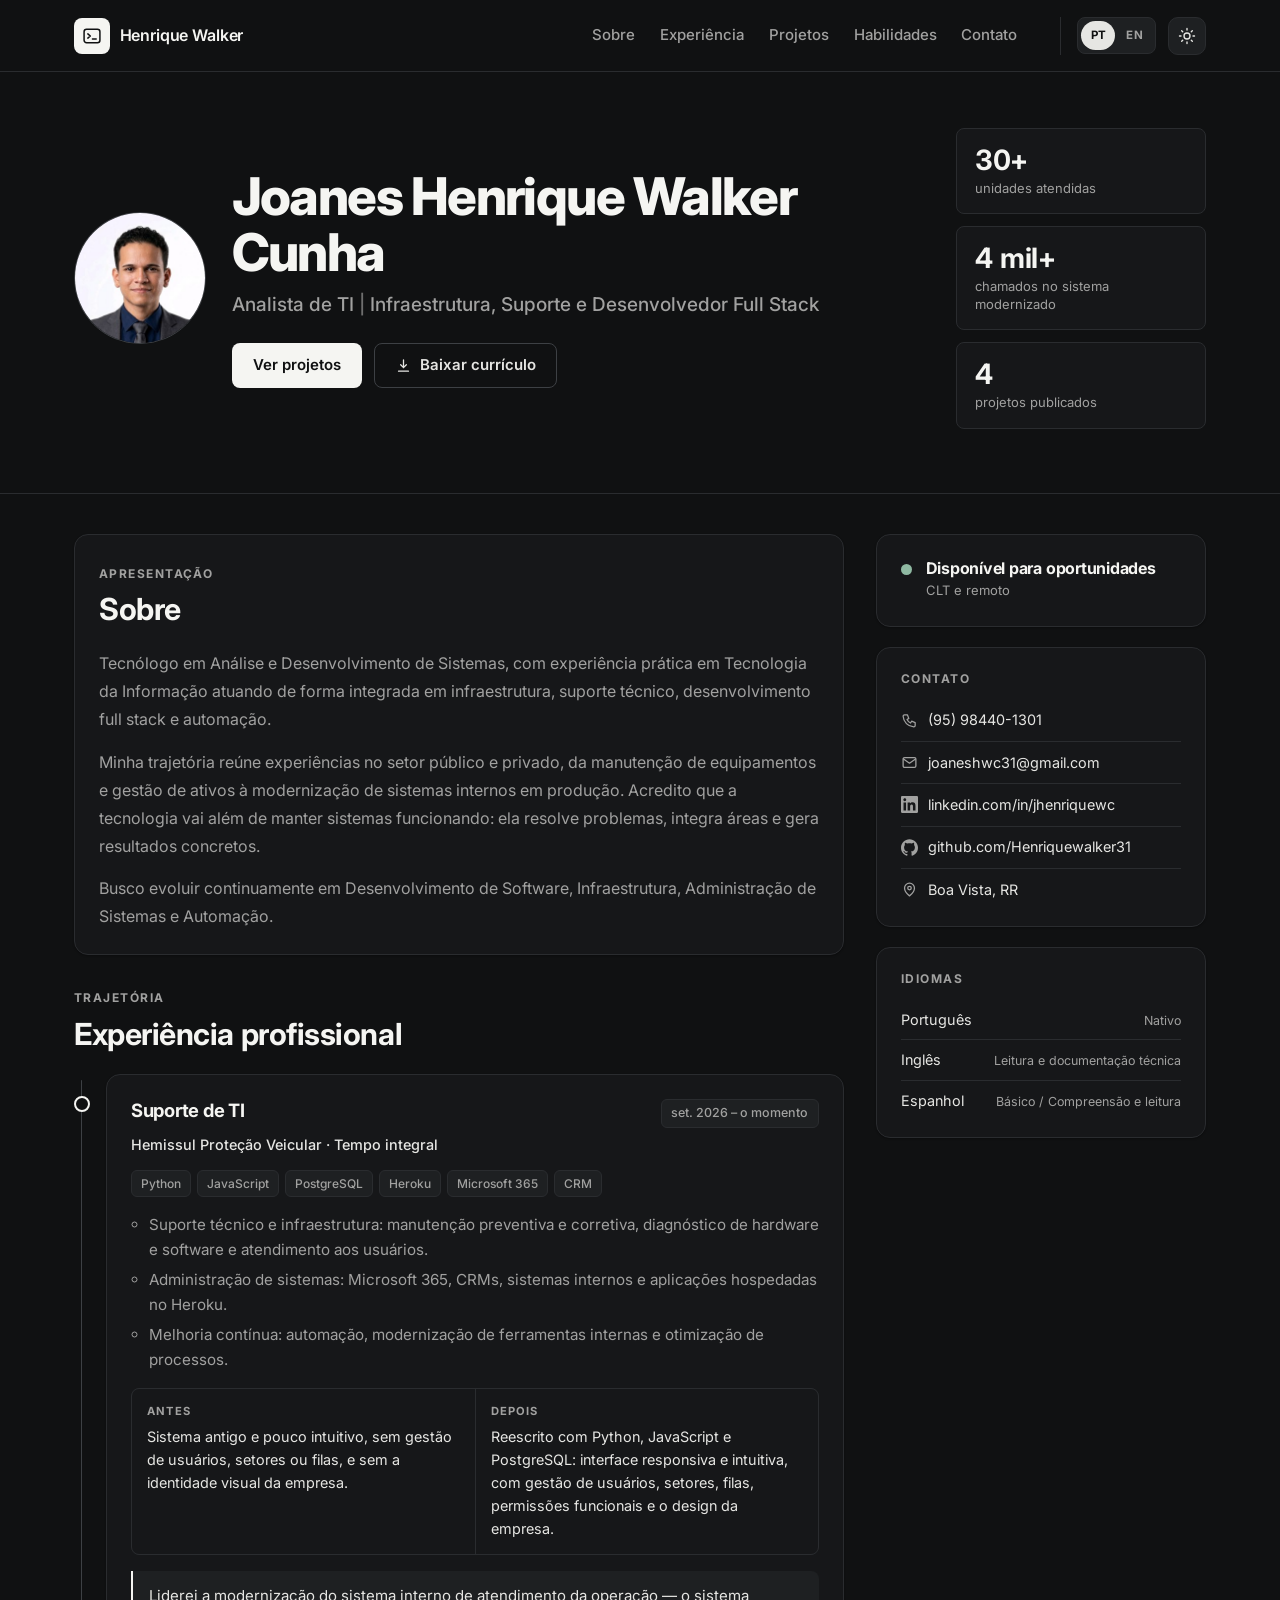
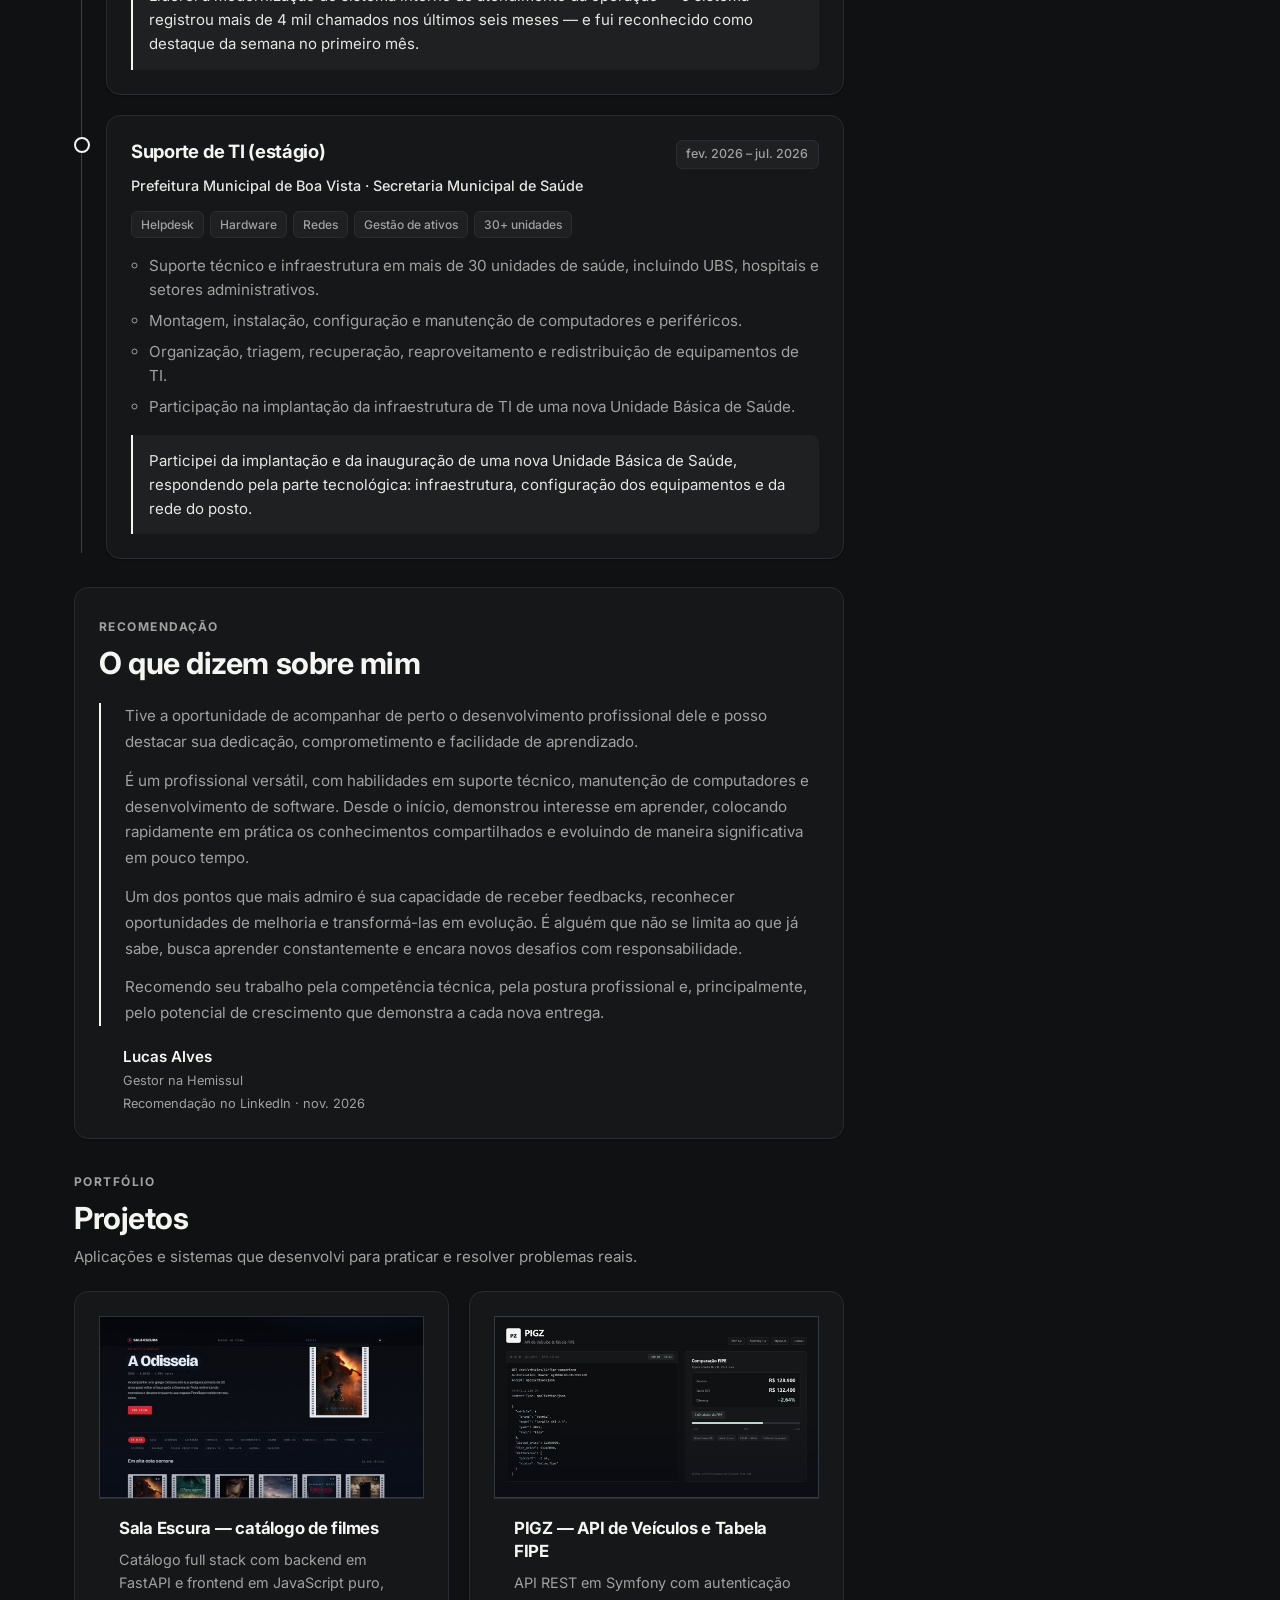
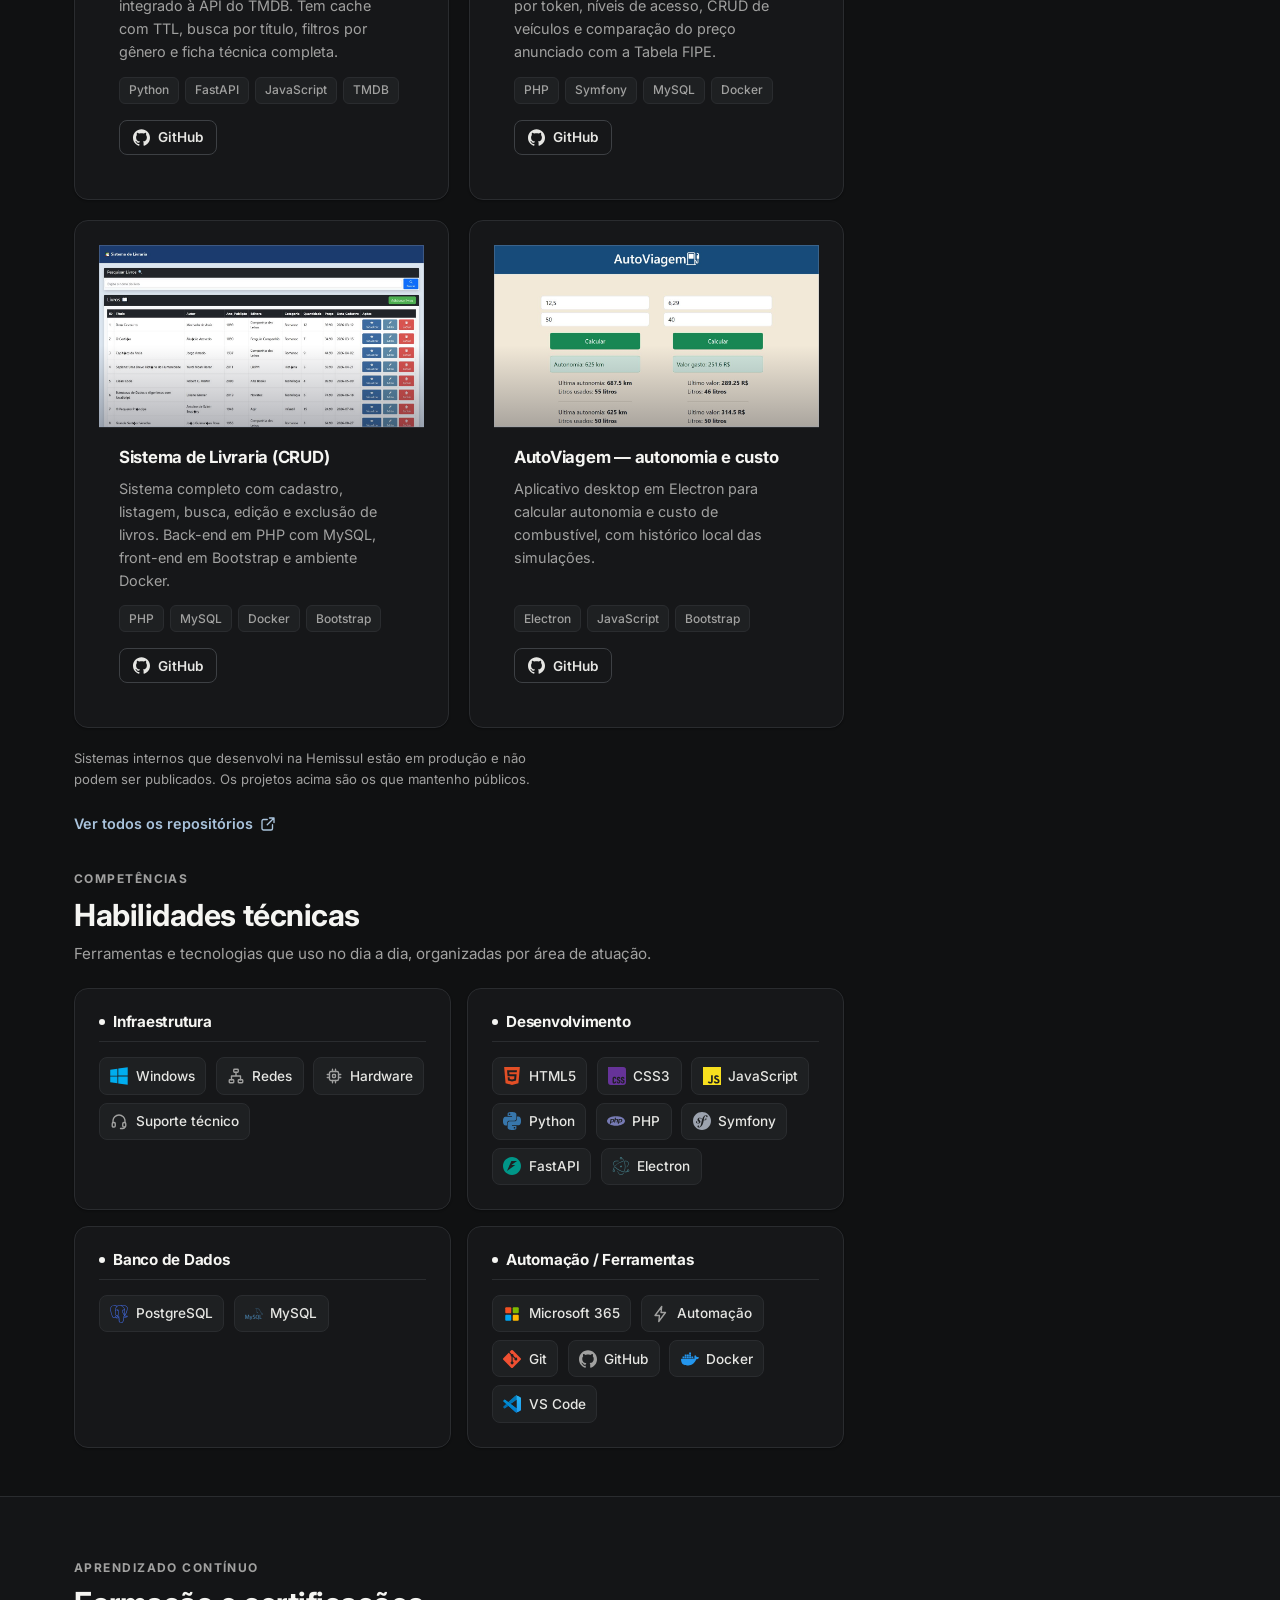
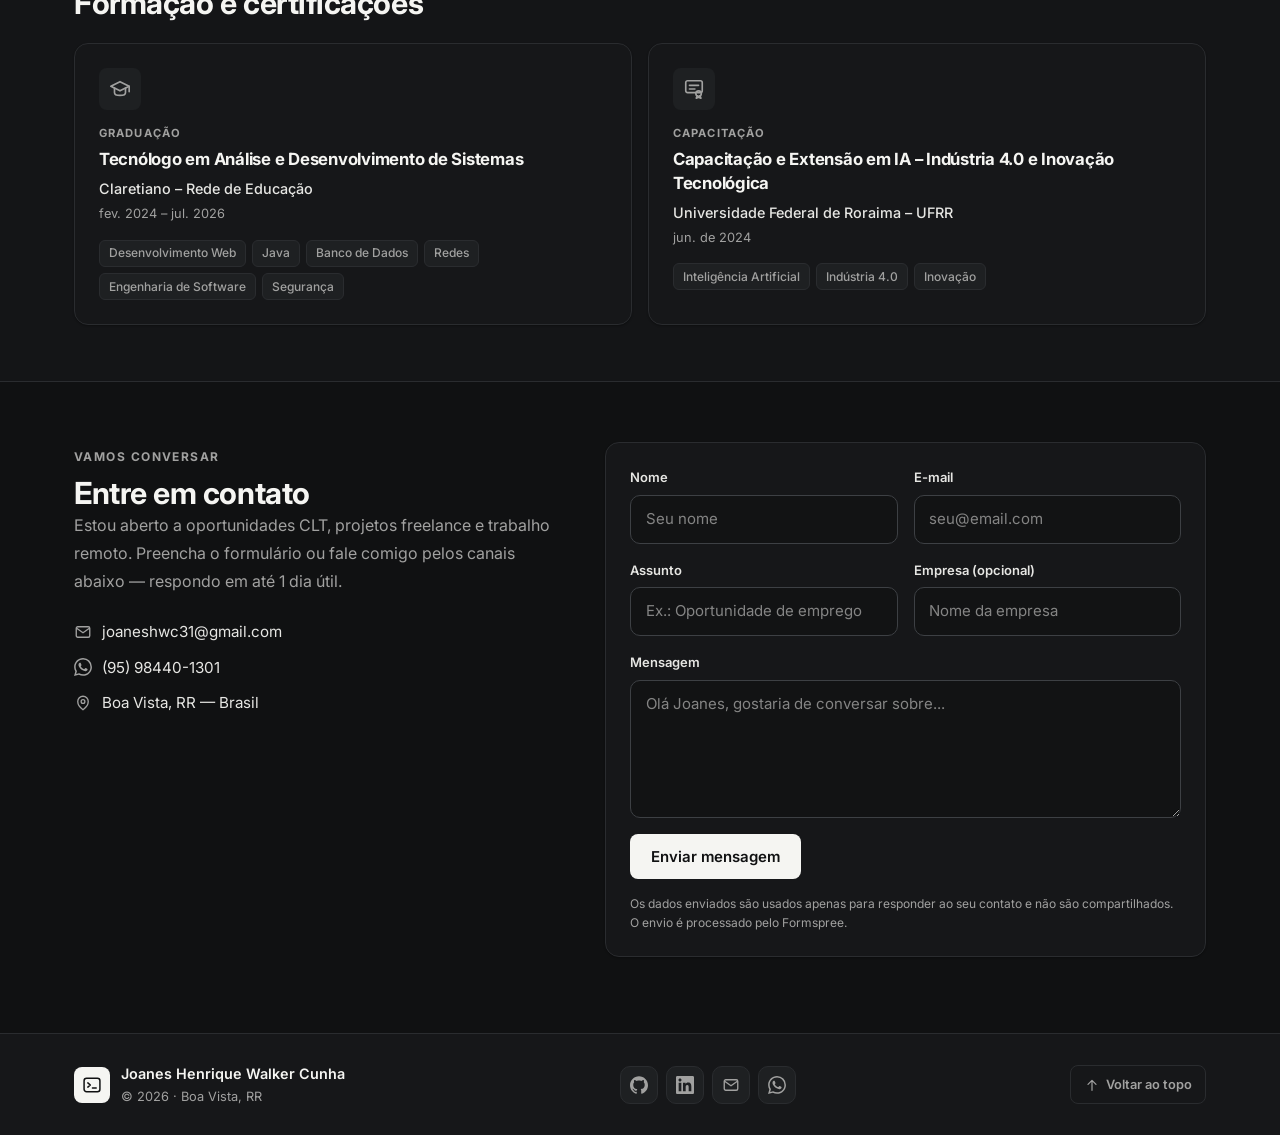
<file: index.html>
<!DOCTYPE html>
<html lang="pt-BR" data-theme="dark">
<head>
  <meta charset="UTF-8" />
  <meta name="viewport" content="width=device-width, initial-scale=1.0" />

  <!-- SEO -->
  <title>Henrique Walker | Analista de TI — Infraestrutura, Suporte e Full Stack</title>
  <meta name="description" content="Portfólio de Joanes Henrique Walker Cunha — Analista de TI em Boa Vista, RR. Infraestrutura, suporte técnico, Microsoft 365 e desenvolvimento full stack." />
  <meta name="author" content="Joanes Henrique Walker Cunha" />
  <meta name="robots" content="index, follow" />
  <meta name="color-scheme" content="dark light" />
  <meta name="theme-color" content="#101112" media="(prefers-color-scheme: dark)" />
  <meta name="theme-color" content="#fbfbfa" media="(prefers-color-scheme: light)" />
  <link rel="canonical" href="https://henriquewalker31.github.io/" />

  <!-- Open Graph / Twitter -->
  <meta property="og:type" content="website" />
  <meta property="og:url" content="https://henriquewalker31.github.io/" />
  <meta property="og:title" content="Henrique Walker | Analista de TI — Infraestrutura, Suporte e Full Stack" />
  <meta property="og:description" content="Analista de TI em Boa Vista, RR. Experiência em infraestrutura, suporte técnico, automação e desenvolvimento full stack." />
  <meta property="og:image" content="https://henriquewalker31.github.io/assets/og-image.png" />
  <meta property="og:image:type" content="image/png" />
  <meta property="og:image:width" content="1200" />
  <meta property="og:image:height" content="630" />
  <meta property="og:image:alt" content="Cartão de apresentação de Joanes Henrique Walker Cunha, Analista de TI" />
  <meta property="og:locale" content="pt_BR" />
  <meta property="og:locale:alternate" content="en_US" />
  <meta name="twitter:card" content="summary_large_image" />
  <meta name="twitter:title" content="Henrique Walker | Analista de TI — Infraestrutura, Suporte e Full Stack" />
  <meta name="twitter:description" content="Analista de TI em Boa Vista, RR. Infraestrutura, suporte técnico, automação e desenvolvimento full stack." />
  <meta name="twitter:image" content="https://henriquewalker31.github.io/assets/og-image.png" />
  <meta name="twitter:image:alt" content="Cartão de apresentação de Joanes Henrique Walker Cunha, Analista de TI" />

  <!-- Favicon -->
  <link rel="icon" type="image/svg+xml" href="assets/favicon.svg" />
  <link rel="icon" type="image/png" sizes="32x32" href="assets/favicon-32.png" />
  <link rel="apple-touch-icon" sizes="180x180" href="assets/apple-touch-icon.png" />

  <!-- Fontes -->
  <link rel="preconnect" href="https://fonts.googleapis.com" />
  <link rel="preconnect" href="https://fonts.gstatic.com" crossorigin />
  <link href="https://fonts.googleapis.com/css2?family=Inter:wght@400;500;600;700;800&display=swap" rel="stylesheet" />

  <!-- Dados estruturados -->
  <script type="application/ld+json">
  {
    "@context": "https://schema.org",
    "@type": "Person",
    "name": "Joanes Henrique Walker Cunha",
    "alternateName": "Henrique Walker",
    "url": "https://henriquewalker31.github.io/",
    "image": "https://henriquewalker31.github.io/assets/foto.jpg",
    "jobTitle": "Analista de TI",
    "description": "Analista de TI com experiência em infraestrutura, suporte técnico, Microsoft 365, automação e desenvolvimento full stack.",
    "email": "mailto:joaneshwc31@gmail.com",
    "telephone": "+55-95-98440-1301",
    "address": {
      "@type": "PostalAddress",
      "addressLocality": "Boa Vista",
      "addressRegion": "RR",
      "addressCountry": "BR"
    },
    "alumniOf": {
      "@type": "CollegeOrUniversity",
      "name": "Claretiano – Rede de Educação"
    },
    "knowsLanguage": ["pt-BR", "en", "es"],
    "knowsAbout": [
      "Infraestrutura de TI",
      "Suporte técnico",
      "Microsoft 365",
      "Redes",
      "Python",
      "PHP",
      "JavaScript",
      "PostgreSQL",
      "MySQL",
      "Docker"
    ],
    "sameAs": [
      "https://github.com/Henriquewalker31",
      "https://linkedin.com/in/jhenriquewc"
    ]
  }
  </script>

  <!-- Estilos -->
  <link rel="stylesheet" href="style.css" />

  <!-- Aplica o tema salvo antes da pintura para evitar flash -->
  <script>
    (function () {
      document.documentElement.classList.add('js');
      try {
        var saved = localStorage.getItem('portfolio-theme');
        document.documentElement.dataset.theme = saved || 'dark';
      } catch (error) {
        document.documentElement.dataset.theme = 'dark';
      }
    })();
  </script>
</head>
<body>

  <!-- Sprite de ícones (SVG inline) -->
  <svg class="svg-sprite" xmlns="http://www.w3.org/2000/svg" aria-hidden="true">
    <symbol id="i-logo" viewBox="0 0 24 24"><g fill="none" stroke="currentColor" stroke-width="1.8" stroke-linecap="round" stroke-linejoin="round"><rect x="2.5" y="4" width="19" height="16" rx="3"/><path d="M7 9.5l3 2.5-3 2.5"/><path d="M12.5 15.5h4.5"/></g></symbol>
    <symbol id="i-github" viewBox="0 0 24 24"><path fill="currentColor" d="M12 .297c-6.63 0-12 5.373-12 12 0 5.303 3.438 9.8 8.205 11.385.6.113.82-.258.82-.577 0-.285-.01-1.04-.015-2.04-3.338.724-4.042-1.61-4.042-1.61C4.422 18.07 3.633 17.7 3.633 17.7c-1.087-.744.084-.729.084-.729 1.205.084 1.838 1.236 1.838 1.236 1.07 1.835 2.809 1.305 3.495.998.108-.776.417-1.305.76-1.605-2.665-.3-5.466-1.332-5.466-5.93 0-1.31.465-2.38 1.235-3.22-.135-.303-.54-1.523.105-3.176 0 0 1.005-.322 3.3 1.23.96-.267 1.98-.399 3-.405 1.02.006 2.04.138 3 .405 2.28-1.552 3.285-1.23 3.285-1.23.645 1.653.24 2.873.12 3.176.765.84 1.23 1.91 1.23 3.22 0 4.61-2.805 5.625-5.475 5.92.42.36.81 1.096.81 2.22 0 1.606-.015 2.896-.015 3.286 0 .315.21.69.825.57C20.565 22.092 24 17.592 24 12.297c0-6.627-5.373-12-12-12"/></symbol>
    <symbol id="i-linkedin" viewBox="0 0 24 24"><path fill="currentColor" d="M20.447 20.452h-3.554v-5.569c0-1.328-.027-3.037-1.852-3.037-1.853 0-2.136 1.445-2.136 2.939v5.667H9.351V9h3.414v1.561h.046c.477-.9 1.637-1.85 3.37-1.85 3.601 0 4.267 2.37 4.267 5.455v6.286zM5.337 7.433c-1.144 0-2.063-.926-2.063-2.065 0-1.138.92-2.063 2.063-2.063 1.14 0 2.064.925 2.064 2.063 0 1.139-.925 2.065-2.064 2.065zm1.782 13.019H3.555V9h3.564v11.452zM22.225 0H1.771C.792 0 0 .774 0 1.729v20.542C0 23.227.792 24 1.771 24h20.451C23.2 24 24 23.227 24 22.271V1.729C24 .774 23.2 0 22.225 0z"/></symbol>
    <symbol id="i-whatsapp" viewBox="0 0 24 24"><path fill="currentColor" d="M17.472 14.382c-.297-.149-1.758-.867-2.03-.967-.273-.099-.471-.148-.67.15-.197.297-.767.966-.94 1.164-.173.199-.347.223-.644.075-.297-.15-1.255-.463-2.39-1.475-.883-.788-1.48-1.761-1.653-2.059-.173-.297-.018-.458.13-.606.134-.133.298-.347.446-.52.149-.174.198-.298.298-.497.099-.198.05-.371-.025-.52-.075-.149-.669-1.612-.916-2.207-.242-.579-.487-.5-.669-.51-.173-.008-.371-.01-.57-.01-.198 0-.52.074-.792.372-.272.297-1.04 1.016-1.04 2.479 0 1.462 1.065 2.875 1.213 3.074.149.198 2.096 3.2 5.077 4.487.709.306 1.262.489 1.694.625.712.227 1.36.195 1.871.118.571-.085 1.758-.719 2.006-1.413.248-.694.248-1.289.173-1.413-.074-.124-.272-.198-.57-.347m-5.421 7.403h-.004a9.87 9.87 0 01-5.031-1.378l-.361-.214-3.741.982.998-3.648-.235-.374a9.86 9.86 0 01-1.51-5.26c.001-5.45 4.436-9.884 9.888-9.884 2.64 0 5.122 1.03 6.988 2.898a9.825 9.825 0 012.893 6.994c-.003 5.45-4.437 9.884-9.885 9.884m8.413-18.297A11.815 11.815 0 0012.05 0C5.495 0 .16 5.335.157 11.892c0 2.096.547 4.142 1.588 5.945L.057 24l6.305-1.654a11.882 11.882 0 005.683 1.448h.005c6.554 0 11.89-5.335 11.893-11.893a11.821 11.821 0 00-3.48-8.413"/></symbol>

    <symbol id="i-mail" viewBox="0 0 24 24"><g fill="none" stroke="currentColor" stroke-width="1.8" stroke-linecap="round" stroke-linejoin="round"><rect x="3" y="5" width="18" height="14" rx="2"/><path d="m3.5 7 8.5 6 8.5-6"/></g></symbol>
    <symbol id="i-phone" viewBox="0 0 24 24"><path fill="none" stroke="currentColor" stroke-width="1.8" stroke-linecap="round" stroke-linejoin="round" d="M5 4h4l2 5-2.5 1.5a11 11 0 0 0 5 5L15 13l5 2v4a2 2 0 0 1-2 2A16 16 0 0 1 3 6a2 2 0 0 1 2-2"/></symbol>
    <symbol id="i-pin" viewBox="0 0 24 24"><g fill="none" stroke="currentColor" stroke-width="1.8" stroke-linecap="round" stroke-linejoin="round"><path d="M12 21s7-5.1 7-11a7 7 0 1 0-14 0c0 5.9 7 11 7 11Z"/><circle cx="12" cy="10" r="2.5"/></g></symbol>
    <symbol id="i-globe" viewBox="0 0 24 24"><g fill="none" stroke="currentColor" stroke-width="1.8" stroke-linecap="round" stroke-linejoin="round"><circle cx="12" cy="12" r="9"/><path d="M3 12h18M3.6 8h16.8M3.6 16h16.8"/><path d="M12 3a15 15 0 0 1 0 18a15 15 0 0 1 0-18Z"/></g></symbol>
    <symbol id="i-download" viewBox="0 0 24 24"><path fill="none" stroke="currentColor" stroke-width="1.8" stroke-linecap="round" stroke-linejoin="round" d="M12 4v11m0 0 4-4m-4 4-4-4M5 20h14"/></symbol>
    <symbol id="i-arrow-up" viewBox="0 0 24 24"><path fill="none" stroke="currentColor" stroke-width="1.8" stroke-linecap="round" stroke-linejoin="round" d="M12 20V5m0 0-6 6m6-6 6 6"/></symbol>
    <symbol id="i-external" viewBox="0 0 24 24"><path fill="none" stroke="currentColor" stroke-width="1.8" stroke-linecap="round" stroke-linejoin="round" d="M14 4h6v6M20 4l-9 9M18 13v5a2 2 0 0 1-2 2H6a2 2 0 0 1-2-2V8a2 2 0 0 1 2-2h5"/></symbol>
    <symbol id="i-sun" viewBox="0 0 24 24"><g fill="none" stroke="currentColor" stroke-width="1.8" stroke-linecap="round"><circle cx="12" cy="12" r="4"/><path d="M12 2v2M12 20v2M4.9 4.9l1.4 1.4M17.7 17.7l1.4 1.4M2 12h2M20 12h2M4.9 19.1l1.4-1.4M17.7 6.3l1.4-1.4"/></g></symbol>
    <symbol id="i-moon" viewBox="0 0 24 24"><path fill="none" stroke="currentColor" stroke-width="1.8" stroke-linecap="round" stroke-linejoin="round" d="M20.5 13.5A8.5 8.5 0 1 1 10.5 3.5a7 7 0 0 0 10 10Z"/></symbol>
    <symbol id="i-menu" viewBox="0 0 24 24"><path fill="none" stroke="currentColor" stroke-width="1.8" stroke-linecap="round" d="M4 7h16M4 12h16M4 17h16"/></symbol>
    <symbol id="i-close" viewBox="0 0 24 24"><path fill="none" stroke="currentColor" stroke-width="1.8" stroke-linecap="round" d="M6 6l12 12M18 6 6 18"/></symbol>
    <symbol id="i-network" viewBox="0 0 24 24"><g fill="none" stroke="currentColor" stroke-width="1.8" stroke-linecap="round" stroke-linejoin="round"><rect x="9" y="3" width="6" height="4" rx="1"/><rect x="3" y="17" width="6" height="4" rx="1"/><rect x="15" y="17" width="6" height="4" rx="1"/><path d="M12 7v5M12 12H6v5M12 12h6v5"/></g></symbol>
    <symbol id="i-cpu" viewBox="0 0 24 24"><g fill="none" stroke="currentColor" stroke-width="1.8" stroke-linecap="round" stroke-linejoin="round"><rect x="6" y="6" width="12" height="12" rx="2"/><rect x="10" y="10" width="4" height="4" rx="1"/><path d="M10 3v3M14 3v3M10 18v3M14 18v3M3 10h3M3 14h3M18 10h3M18 14h3"/></g></symbol>
    <symbol id="i-headset" viewBox="0 0 24 24"><g fill="none" stroke="currentColor" stroke-width="1.8" stroke-linecap="round" stroke-linejoin="round"><path d="M4 14v-2a8 8 0 0 1 16 0v2"/><rect x="3" y="14" width="4" height="6" rx="1.5"/><rect x="17" y="14" width="4" height="6" rx="1.5"/><path d="M20 20a3 3 0 0 1-3 2h-3"/></g></symbol>
    <symbol id="i-bolt" viewBox="0 0 24 24"><path fill="none" stroke="currentColor" stroke-width="1.8" stroke-linecap="round" stroke-linejoin="round" d="M13 2 4 14h6l-1 8 9-12h-6l1-8Z"/></symbol>
    <symbol id="i-copy" viewBox="0 0 24 24"><g fill="none" stroke="currentColor" stroke-width="1.8" stroke-linecap="round" stroke-linejoin="round"><rect x="9" y="9" width="11" height="11" rx="2"/><path d="M5 15H4a2 2 0 0 1-2-2V4a2 2 0 0 1 2-2h9a2 2 0 0 1 2 2v1"/></g></symbol>
    <symbol id="i-graduation" viewBox="0 0 24 24"><g fill="none" stroke="currentColor" stroke-width="1.8" stroke-linecap="round" stroke-linejoin="round"><path d="m2 9 10-5 10 5-10 5L2 9Z"/><path d="M6 11v5c0 1.7 2.7 3 6 3s6-1.3 6-3v-5M22 9v6"/></g></symbol>
    <symbol id="i-certificate" viewBox="0 0 24 24"><g fill="none" stroke="currentColor" stroke-width="1.8" stroke-linecap="round" stroke-linejoin="round"><rect x="3" y="3" width="18" height="13" rx="2"/><path d="M7 8h10M7 12h6"/><circle cx="17" cy="17" r="3"/><path d="m15.5 19.5-1 2.5 2.5-1 2.5 1-1-2.5"/></g></symbol>
  </svg>

  <a class="skip-link" href="#main" data-i18n="a11y.skip">Pular para o conteúdo</a>

  <!-- ================= NAVBAR ================= -->
  <header class="site-header">
    <div class="container navbar">
      <a class="brand" href="#inicio" aria-label="Henrique Walker - voltar ao início">
        <span class="brand-mark" aria-hidden="true"><svg class="icon" aria-hidden="true"><use href="#i-logo"/></svg></span>
        <span class="brand-text">Henrique Walker</span>
      </a>

      <button type="button" class="nav-toggle" id="nav-toggle" aria-expanded="false" aria-controls="primary-nav" aria-label="Abrir menu">
        <svg class="icon icon-menu" aria-hidden="true"><use href="#i-menu"/></svg>
        <svg class="icon icon-close" aria-hidden="true"><use href="#i-close"/></svg>
      </button>

      <nav class="nav-panel" id="primary-nav" aria-label="Navegação principal">
        <ul class="nav-links">
          <li><a class="nav-link" href="#sobre" data-section="sobre" data-i18n="nav.about">Sobre</a></li>
          <li><a class="nav-link" href="#experiencia" data-section="experiencia" data-i18n="nav.experience">Experiência</a></li>
          <li><a class="nav-link" href="#projetos" data-section="projetos" data-i18n="nav.projects">Projetos</a></li>
          <li><a class="nav-link" href="#habilidades" data-section="habilidades" data-i18n="nav.skills">Habilidades</a></li>
          <li><a class="nav-link" href="#contato" data-section="contato" data-i18n="nav.contact">Contato</a></li>
        </ul>

        <div class="nav-actions">
          <div class="lang-switch" role="group" aria-label="Idioma / Language">
            <button type="button" class="lang-btn is-active" data-lang="pt" aria-pressed="true">PT</button>
            <button type="button" class="lang-btn" data-lang="en" aria-pressed="false">EN</button>
          </div>

          <button type="button" class="theme-toggle" id="theme-toggle" aria-label="Alternar tema" title="Alternar tema">
            <svg class="icon icon-sun" aria-hidden="true"><use href="#i-sun"/></svg>
            <svg class="icon icon-moon" aria-hidden="true"><use href="#i-moon"/></svg>
          </button>
        </div>
      </nav>
    </div>
  </header>

  <main id="main">

    <!-- ================= HERO ================= -->
    <section class="hero" id="inicio" aria-labelledby="hero-name">
      <div class="container hero-grid">
        <div class="hero-content">
          <img
            class="hero-photo"
            src="assets/foto-264.jpg"
            srcset="assets/foto-264.jpg 1x, assets/foto-528.jpg 2x"
            alt="Foto de Joanes Walker"
            width="132"
            height="132"
            fetchpriority="high"
          />

          <div class="hero-text">
            <h1 class="hero-name" id="hero-name">Joanes Henrique Walker Cunha</h1>

            <p class="hero-role">
              <span data-i18n="hero.roleA">Analista de TI</span><span class="role-sep" aria-hidden="true"> | </span><span data-i18n="hero.roleB">Infraestrutura, Suporte e Desenvolvedor Full Stack</span>
            </p>

            <div class="hero-actions">
              <a class="btn btn-primary" href="#projetos">
                <span data-i18n="hero.ctaProjects">Ver projetos</span>
              </a>
              <a class="btn btn-outline" href="assets/curriculo.pdf" download="Curriculo_Joanes_Walker.pdf">
                <svg class="icon" aria-hidden="true"><use href="#i-download"/></svg>
                <span data-i18n="hero.ctaResume">Baixar currículo</span>
              </a>
            </div>
          </div>
        </div>

        <ul class="hero-stats" aria-label="Números profissionais">
          <li class="stat">
            <span class="stat-value" data-count="30" data-suffix="+">30+</span>
            <span class="stat-label" data-i18n="stats.units">unidades atendidas</span>
          </li>
          <li class="stat">
            <span class="stat-value" data-count="4" data-suffix=" mil+" data-suffix-en="k+">4 mil+</span>
            <span class="stat-label" data-i18n="stats.tickets">chamados no sistema modernizado</span>
          </li>
          <li class="stat">
            <span class="stat-value" data-count="4">4</span>
            <span class="stat-label" data-i18n="stats.projects">projetos publicados</span>
          </li>
        </ul>
      </div>
    </section>

    <!-- ================= CONTEÚDO PRINCIPAL + LATERAL ================= -->
    <div class="container layout">

      <div class="main-col">

        <!-- SOBRE -->
        <section class="section card reveal" id="sobre" aria-labelledby="sobre-title">
          <header class="section-head">
            <span class="section-eyebrow" data-i18n="about.eyebrow">Apresentação</span>
            <h2 class="section-title" id="sobre-title" data-i18n="about.title">Sobre</h2>
          </header>
          <p class="section-text" data-i18n="about.p1">Tecnólogo em Análise e Desenvolvimento de Sistemas, com experiência prática em Tecnologia da Informação atuando de forma integrada em infraestrutura, suporte técnico, desenvolvimento full stack e automação.</p>
          <p class="section-text" data-i18n="about.p2">Minha trajetória reúne experiências no setor público e privado, da manutenção de equipamentos e gestão de ativos à modernização de sistemas internos em produção. Acredito que a tecnologia vai além de manter sistemas funcionando: ela resolve problemas, integra áreas e gera resultados concretos.</p>
          <p class="section-text" data-i18n="about.p3">Busco evoluir continuamente em Desenvolvimento de Software, Infraestrutura, Administração de Sistemas e Automação.</p>
        </section>

        <!-- EXPERIÊNCIA -->
        <section class="section" id="experiencia" aria-labelledby="experiencia-title">
          <header class="section-head">
            <span class="section-eyebrow" data-i18n="exp.eyebrow">Trajetória</span>
            <h2 class="section-title" id="experiencia-title" data-i18n="exp.title">Experiência profissional</h2>
          </header>

          <ol class="timeline">
            <li class="timeline-item reveal">
              <span class="timeline-marker" aria-hidden="true"></span>
              <article class="timeline-card card">
                <div class="timeline-top">
                  <h3 class="timeline-role" data-i18n="exp.job1.role">Suporte de TI</h3>
                  <span class="timeline-period" data-i18n="exp.job1.period">set. 2026 – o momento</span>
                </div>
                <p class="timeline-org" data-i18n="exp.job1.org">Hemissul Proteção Veicular · Tempo integral</p>

                <ul class="tag-list" aria-label="Tecnologias utilizadas">
                  <li class="tag">Python</li>
                  <li class="tag">JavaScript</li>
                  <li class="tag">PostgreSQL</li>
                  <li class="tag">Heroku</li>
                  <li class="tag">Microsoft 365</li>
                  <li class="tag">CRM</li>
                </ul>

                <ul class="timeline-list">
                  <li data-i18n="exp.job1.b1">Suporte técnico e infraestrutura: manutenção preventiva e corretiva, diagnóstico de hardware e software e atendimento aos usuários.</li>
                  <li data-i18n="exp.job1.b2">Administração de sistemas: Microsoft 365, CRMs, sistemas internos e aplicações hospedadas no Heroku.</li>
                  <li data-i18n="exp.job1.b4">Melhoria contínua: automação, modernização de ferramentas internas e otimização de processos.</li>
                </ul>

                <div class="case">
                  <div class="case-item">
                    <span class="case-label" data-i18n="exp.job1.beforeLabel">Antes</span>
                    <p data-i18n="exp.job1.before">Sistema antigo e pouco intuitivo, sem gestão de usuários, setores ou filas, e sem a identidade visual da empresa.</p>
                  </div>
                  <div class="case-item">
                    <span class="case-label" data-i18n="exp.job1.afterLabel">Depois</span>
                    <p data-i18n="exp.job1.after">Reescrito com Python, JavaScript e PostgreSQL: interface responsiva e intuitiva, com gestão de usuários, setores, filas, permissões funcionais e o design da empresa.</p>
                  </div>
                </div>

                <p class="timeline-result" data-i18n="exp.job1.result">Liderei a modernização do sistema interno de atendimento da operação — o sistema registrou mais de 4 mil chamados nos últimos seis meses — e fui reconhecido como destaque da semana no primeiro mês.</p>
              </article>
            </li>

            <li class="timeline-item reveal">
              <span class="timeline-marker" aria-hidden="true"></span>
              <article class="timeline-card card">
                <div class="timeline-top">
                  <h3 class="timeline-role" data-i18n="exp.job2.role">Suporte de TI (estágio)</h3>
                  <span class="timeline-period" data-i18n="exp.job2.period">fev. 2026 – jul. 2026</span>
                </div>
                <p class="timeline-org" data-i18n="exp.job2.org">Prefeitura Municipal de Boa Vista · Secretaria Municipal de Saúde</p>

                <ul class="tag-list" aria-label="Tecnologias utilizadas">
                  <li class="tag">Helpdesk</li>
                  <li class="tag">Hardware</li>
                  <li class="tag" data-i18n="exp.job2.tagNetworks">Redes</li>
                  <li class="tag" data-i18n="exp.job2.tagAssets">Gestão de ativos</li>
                  <li class="tag" data-i18n="exp.job2.tagUnits">30+ unidades</li>
                </ul>

                <ul class="timeline-list">
                  <li data-i18n="exp.job2.b1">Suporte técnico e infraestrutura em mais de 30 unidades de saúde, incluindo UBS, hospitais e setores administrativos.</li>
                  <li data-i18n="exp.job2.b2">Montagem, instalação, configuração e manutenção de computadores e periféricos.</li>
                  <li data-i18n="exp.job2.b3">Organização, triagem, recuperação, reaproveitamento e redistribuição de equipamentos de TI.</li>
                  <li data-i18n="exp.job2.b4">Participação na implantação da infraestrutura de TI de uma nova Unidade Básica de Saúde.</li>
                </ul>

                <p class="timeline-result" data-i18n="exp.job2.result">Participei da implantação e da inauguração de uma nova Unidade Básica de Saúde, respondendo pela parte tecnológica: infraestrutura, configuração dos equipamentos e da rede do posto.</p>
              </article>
            </li>
          </ol>
        </section>

        <!-- RECOMENDAÇÃO -->
        <section class="section card reveal" id="recomendacao" aria-labelledby="recomendacao-title">
          <header class="section-head">
            <span class="section-eyebrow" data-i18n="rec.eyebrow">Recomendação</span>
            <h2 class="section-title" id="recomendacao-title" data-i18n="rec.title">O que dizem sobre mim</h2>
          </header>

          <figure class="testimonial">
            <blockquote class="testimonial-quote">
              <p data-i18n="rec.p1">Tive a oportunidade de acompanhar de perto o desenvolvimento profissional dele e posso destacar sua dedicação, comprometimento e facilidade de aprendizado.</p>
              <p data-i18n="rec.p2">É um profissional versátil, com habilidades em suporte técnico, manutenção de computadores e desenvolvimento de software. Desde o início, demonstrou interesse em aprender, colocando rapidamente em prática os conhecimentos compartilhados e evoluindo de maneira significativa em pouco tempo.</p>
              <p data-i18n="rec.p3">Um dos pontos que mais admiro é sua capacidade de receber feedbacks, reconhecer oportunidades de melhoria e transformá-las em evolução. É alguém que não se limita ao que já sabe, busca aprender constantemente e encara novos desafios com responsabilidade.</p>
              <p data-i18n="rec.p4">Recomendo seu trabalho pela competência técnica, pela postura profissional e, principalmente, pelo potencial de crescimento que demonstra a cada nova entrega.</p>
            </blockquote>
            <figcaption class="testimonial-author">
              <span class="testimonial-name">Lucas Alves</span>
              <span class="testimonial-role" data-i18n="rec.role">Gestor na Hemissul</span>
              <span class="testimonial-date" data-i18n="rec.source">Recomendação no LinkedIn · nov. 2026</span>
            </figcaption>
          </figure>
        </section>

        <!-- PROJETOS -->
        <section class="section" id="projetos" aria-labelledby="projetos-title">
          <header class="section-head">
            <span class="section-eyebrow" data-i18n="projects.eyebrow">Portfólio</span>
            <h2 class="section-title" id="projetos-title" data-i18n="projects.title">Projetos</h2>
            <p class="section-subtitle" data-i18n="projects.subtitle">Aplicações e sistemas que desenvolvi para praticar e resolver problemas reais.</p>
          </header>

          <div class="project-grid">

            <!-- Projeto 1 -->
            <article class="project-card card reveal">
              <div class="project-thumb has-image">
                <img
                  src="assets/salaescura-thumb.jpg"
                  alt="Prévia do projeto Sala Escura — catálogo de filmes"
                  width="1000"
                  height="586"
                  loading="lazy"
                  decoding="async"
                />
              </div>
              <div class="project-body">
                <h3 class="project-title" data-i18n="project1.title">Sala Escura — catálogo de filmes</h3>
                <p class="project-desc" data-i18n="project1.desc">Catálogo full stack com backend em FastAPI e frontend em JavaScript puro, integrado à API do TMDB. Tem cache com TTL, busca por título, filtros por gênero e ficha técnica completa.</p>
                <ul class="tag-list" aria-label="Tecnologias do projeto">
                  <li class="tag">Python</li>
                  <li class="tag">FastAPI</li>
                  <li class="tag">JavaScript</li>
                  <li class="tag">TMDB</li>
                </ul>
                <div class="project-actions">
                  <a class="btn btn-sm btn-outline" href="https://github.com/Henriquewalker31/Sala-Escura" target="_blank" rel="noopener noreferrer" aria-label="Sala Escura no GitHub">
                    <svg class="icon" aria-hidden="true"><use href="#i-github"/></svg>
                    GitHub
                  </a>
                </div>
              </div>
            </article>

            <!-- Projeto 2 -->
            <article class="project-card card reveal">
              <div class="project-thumb has-image">
                <img
                  src="assets/pigz-thumb.jpg"
                  alt="Prévia do projeto PIGZ — API de veículos com comparação da Tabela FIPE"
                  width="1200"
                  height="675"
                  loading="lazy"
                  decoding="async"
                />
              </div>
              <div class="project-body">
                <h3 class="project-title" data-i18n="project2.title">PIGZ — API de Veículos e Tabela FIPE</h3>
                <p class="project-desc" data-i18n="project2.desc">API REST em Symfony com autenticação por token, níveis de acesso, CRUD de veículos e comparação do preço anunciado com a Tabela FIPE.</p>
                <ul class="tag-list" aria-label="Tecnologias do projeto">
                  <li class="tag">PHP</li>
                  <li class="tag">Symfony</li>
                  <li class="tag">MySQL</li>
                  <li class="tag">Docker</li>
                </ul>
                <div class="project-actions">
                  <a class="btn btn-sm btn-outline" href="https://github.com/Henriquewalker31/pigz-fipe-api" target="_blank" rel="noopener noreferrer" aria-label="PIGZ no GitHub">
                    <svg class="icon" aria-hidden="true"><use href="#i-github"/></svg>
                    GitHub
                  </a>
                </div>
              </div>
            </article>

            <!-- Projeto 3 -->
            <article class="project-card card reveal">
              <div class="project-thumb has-image">
                <img
                  src="assets/livraria-thumb.jpg"
                  alt="Prévia do Sistema de Livraria — tabela de livros cadastrados com busca e ações"
                  width="1200"
                  height="675"
                  loading="lazy"
                  decoding="async"
                />
              </div>
              <div class="project-body">
                <h3 class="project-title" data-i18n="project3.title">Sistema de Livraria (CRUD)</h3>
                <p class="project-desc" data-i18n="project3.desc">Sistema completo com cadastro, listagem, busca, edição e exclusão de livros. Back-end em PHP com MySQL, front-end em Bootstrap e ambiente Docker.</p>
                <ul class="tag-list" aria-label="Tecnologias do projeto">
                  <li class="tag">PHP</li>
                  <li class="tag">MySQL</li>
                  <li class="tag">Docker</li>
                  <li class="tag">Bootstrap</li>
                </ul>
                <div class="project-actions">
                  <a class="btn btn-sm btn-outline" href="https://github.com/Henriquewalker31/Sistema-Livraria" target="_blank" rel="noopener noreferrer" aria-label="Sistema de Livraria no GitHub">
                    <svg class="icon" aria-hidden="true"><use href="#i-github"/></svg>
                    GitHub
                  </a>
                </div>
              </div>
            </article>

            <!-- Projeto 4 -->
            <article class="project-card card reveal">
              <div class="project-thumb has-image">
                <img
                  src="assets/autoviagem-thumb.jpg"
                  alt="Prévia do AutoViagem — cálculo de autonomia e custo de combustível"
                  width="1200"
                  height="675"
                  loading="lazy"
                  decoding="async"
                />
              </div>
              <div class="project-body">
                <h3 class="project-title" data-i18n="project4.title">AutoViagem — autonomia e custo</h3>
                <p class="project-desc" data-i18n="project4.desc">Aplicativo desktop em Electron para calcular autonomia e custo de combustível, com histórico local das simulações.</p>
                <ul class="tag-list" aria-label="Tecnologias do projeto">
                  <li class="tag">Electron</li>
                  <li class="tag">JavaScript</li>
                  <li class="tag">Bootstrap</li>
                </ul>
                <div class="project-actions">
                  <a class="btn btn-sm btn-outline" href="https://github.com/Henriquewalker31/Auto-Viagem" target="_blank" rel="noopener noreferrer" aria-label="AutoViagem no GitHub">
                    <svg class="icon" aria-hidden="true"><use href="#i-github"/></svg>
                    GitHub
                  </a>
                </div>
              </div>
            </article>

          </div>

          <p class="projects-note" data-i18n="projects.privateNote">Sistemas internos que desenvolvi na Hemissul estão em produção e não podem ser publicados. Os projetos acima são os que mantenho públicos.</p>

          <a class="link-more" href="https://github.com/Henriquewalker31?tab=repositories" target="_blank" rel="noopener noreferrer">
            <span data-i18n="projects.all">Ver todos os repositórios</span>
            <svg class="icon" aria-hidden="true"><use href="#i-external"/></svg>
          </a>
        </section>

        <!-- HABILIDADES -->
        <section class="section" id="habilidades" aria-labelledby="habilidades-title">
          <header class="section-head">
            <span class="section-eyebrow" data-i18n="skills.eyebrow">Competências</span>
            <h2 class="section-title" id="habilidades-title" data-i18n="skills.title">Habilidades técnicas</h2>
            <p class="section-subtitle" data-i18n="skills.subtitle">Ferramentas e tecnologias que uso no dia a dia, organizadas por área de atuação.</p>
          </header>

          <div class="skills-grid">

            <article class="skill-group card reveal">
              <h3 class="skill-group-title" data-i18n="skills.groupInfra">Infraestrutura</h3>
              <ul class="skill-list">
                <li class="skill-item">
                  <svg class="skill-icon" viewBox="0 0 128 128" aria-hidden="true" focusable="false"><path fill="#00ADEF" d="M126 1.637l-67 9.834v49.831l67-.534zM1.647 66.709l.003 42.404 50.791 6.983-.04-49.057zm56.82.68l.094 49.465 67.376 9.509.016-58.863zM1.61 19.297l.047 42.383 50.791-.289-.023-49.016z"/></svg>
                  <span>Windows</span>
                </li>
                <li class="skill-item">
                  <svg class="skill-icon" aria-hidden="true"><use href="#i-network"/></svg>
                  <span data-i18n="skills.networks">Redes</span>
                </li>
                <li class="skill-item">
                  <svg class="skill-icon" aria-hidden="true"><use href="#i-cpu"/></svg>
                  <span>Hardware</span>
                </li>
                <li class="skill-item">
                  <svg class="skill-icon" aria-hidden="true"><use href="#i-headset"/></svg>
                  <span data-i18n="skills.support">Suporte técnico</span>
                </li>
              </ul>
            </article>

            <article class="skill-group card reveal">
              <h3 class="skill-group-title" data-i18n="skills.groupDev">Desenvolvimento</h3>
              <ul class="skill-list">
                <li class="skill-item">
                  <svg class="skill-icon" fill="#E34F26" viewBox="0 0 24 24" aria-hidden="true" focusable="false"><path d="M1.5 0h21l-1.91 21.563L11.977 24l-8.564-2.438L1.5 0zm7.031 9.75l-.232-2.718 10.059.003.23-2.622L5.412 4.41l.698 8.01h9.126l-.326 3.426-2.91.804-2.955-.81-.188-2.11H6.248l.33 4.171L12 19.351l5.379-1.443.744-8.157H8.531z"/></svg>
                  <span>HTML5</span>
                </li>
                <li class="skill-item">
                  <svg class="skill-icon" fill="#663399" viewBox="0 0 24 24" aria-hidden="true" focusable="false"><path d="M0 0v20.16A3.84 3.84 0 0 0 3.84 24h16.32A3.84 3.84 0 0 0 24 20.16V3.84A3.84 3.84 0 0 0 20.16 0Zm14.256 13.08c1.56 0 2.28 1.08 2.304 2.64h-1.608c.024-.288-.048-.6-.144-.84-.096-.192-.288-.264-.552-.264-.456 0-.696.264-.696.84-.024.576.288.888.768 1.08.72.288 1.608.744 1.92 1.296q.432.648.432 1.656c0 1.608-.912 2.592-2.496 2.592-1.656 0-2.4-1.032-2.424-2.688h1.68c0 .792.264 1.176.792 1.176.264 0 .456-.072.552-.24.192-.312.24-1.176-.048-1.512-.312-.408-.912-.6-1.32-.816q-.828-.396-1.224-.936c-.24-.36-.36-.888-.36-1.536 0-1.44.936-2.472 2.424-2.448m5.4 0c1.584 0 2.304 1.08 2.328 2.64h-1.608c0-.288-.048-.6-.168-.84-.096-.192-.264-.264-.528-.264-.48 0-.72.264-.72.84s.288.888.792 1.08c.696.288 1.608.744 1.92 1.296.264.432.408.984.408 1.656.024 1.608-.888 2.592-2.472 2.592-1.68 0-2.424-1.056-2.448-2.688h1.68c0 .744.264 1.176.792 1.176.264 0 .456-.072.552-.24.216-.312.264-1.176-.048-1.512-.288-.408-.888-.6-1.32-.816-.552-.264-.96-.576-1.2-.936s-.36-.888-.36-1.536c-.024-1.44.912-2.472 2.4-2.448m-11.031.018c.711-.006 1.419.198 1.839.63.432.432.672 1.128.648 1.992H9.336c.024-.456-.096-.792-.432-.96-.312-.144-.768-.048-.888.24-.12.264-.192.576-.168.864v3.504c0 .744.264 1.128.768 1.128a.65.65 0 0 0 .552-.264c.168-.24.192-.552.168-.84h1.776c.096 1.632-.984 2.712-2.568 2.688-1.536 0-2.496-.864-2.472-2.472v-4.032c0-.816.24-1.44.696-1.848.432-.408 1.146-.624 1.857-.63"/></svg>
                  <span>CSS3</span>
                </li>
                <li class="skill-item">
                  <svg class="skill-icon" fill="#F7DF1E" viewBox="0 0 24 24" aria-hidden="true" focusable="false"><path d="M0 0h24v24H0V0zm22.034 18.276c-.175-1.095-.888-2.015-3.003-2.873-.736-.345-1.554-.585-1.797-1.14-.091-.33-.105-.51-.046-.705.15-.646.915-.84 1.515-.66.39.12.75.42.976.9 1.034-.676 1.034-.676 1.755-1.125-.27-.42-.404-.601-.586-.78-.63-.705-1.469-1.065-2.834-1.034l-.705.089c-.676.165-1.32.525-1.71 1.005-1.14 1.291-.811 3.541.569 4.471 1.365 1.02 3.361 1.244 3.616 2.205.24 1.17-.87 1.545-1.966 1.41-.811-.18-1.26-.586-1.755-1.336l-1.83 1.051c.21.48.45.689.81 1.109 1.74 1.756 6.09 1.666 6.871-1.004.029-.09.24-.705.074-1.65l.046.067zm-8.983-7.245h-2.248c0 1.938-.009 3.864-.009 5.805 0 1.232.063 2.363-.138 2.711-.33.689-1.18.601-1.566.48-.396-.196-.597-.466-.83-.855-.063-.105-.11-.196-.127-.196l-1.825 1.125c.305.63.75 1.172 1.324 1.517.855.51 2.004.675 3.207.405.783-.226 1.458-.691 1.811-1.411.51-.93.402-2.07.397-3.346.012-2.054 0-4.109 0-6.179l.004-.056z"/></svg>
                  <span>JavaScript</span>
                </li>
                <li class="skill-item">
                  <svg class="skill-icon" fill="#3776AB" viewBox="0 0 24 24" aria-hidden="true" focusable="false"><path d="M14.25.18l.9.2.73.26.59.3.45.32.34.34.25.34.16.33.1.3.04.26.02.2-.01.13V8.5l-.05.63-.13.55-.21.46-.26.38-.3.31-.33.25-.35.19-.35.14-.33.1-.3.07-.26.04-.21.02H8.77l-.69.05-.59.14-.5.22-.41.27-.33.32-.27.35-.2.36-.15.37-.1.35-.07.32-.04.27-.02.21v3.06H3.17l-.21-.03-.28-.07-.32-.12-.35-.18-.36-.26-.36-.36-.35-.46-.32-.59-.28-.73-.21-.88-.14-1.05-.05-1.23.06-1.22.16-1.04.24-.87.32-.71.36-.57.4-.44.42-.33.42-.24.4-.16.36-.1.32-.05.24-.01h.16l.06.01h8.16v-.83H6.18l-.01-2.75-.02-.37.05-.34.11-.31.17-.28.25-.26.31-.23.38-.2.44-.18.51-.15.58-.12.64-.1.71-.06.77-.04.84-.02 1.27.05zm-6.3 1.98l-.23.33-.08.41.08.41.23.34.33.22.41.09.41-.09.33-.22.23-.34.08-.41-.08-.41-.23-.33-.33-.22-.41-.09-.41.09zm13.09 3.95l.28.06.32.12.35.18.36.27.36.35.35.47.32.59.28.73.21.88.14 1.04.05 1.23-.06 1.23-.16 1.04-.24.86-.32.71-.36.57-.4.45-.42.33-.42.24-.4.16-.36.09-.32.05-.24.02-.16-.01h-8.22v.82h5.84l.01 2.76.02.36-.05.34-.11.31-.17.29-.25.25-.31.24-.38.2-.44.17-.51.15-.58.13-.64.09-.71.07-.77.04-.84.01-1.27-.04-1.07-.14-.9-.2-.73-.25-.59-.3-.45-.33-.34-.34-.25-.34-.16-.33-.1-.3-.04-.25-.02-.2.01-.13v-5.34l.05-.64.13-.54.21-.46.26-.38.3-.32.33-.24.35-.2.35-.14.33-.1.3-.06.26-.04.21-.02.13-.01h5.84l.69-.05.59-.14.5-.21.41-.28.33-.32.27-.35.2-.36.15-.36.1-.35.07-.32.04-.28.02-.21V6.07h2.09l.14.01zm-6.47 14.25l-.23.33-.08.41.08.41.23.33.33.23.41.08.41-.08.33-.23.23-.33.08-.41-.08-.41-.23-.33-.33-.23-.41-.08-.41.08z"/></svg>
                  <span>Python</span>
                </li>
                <li class="skill-item">
                  <svg class="skill-icon" fill="#777BB4" viewBox="0 0 24 24" aria-hidden="true" focusable="false"><path d="M7.01 10.207h-.944l-.515 2.648h.838c.556 0 .97-.105 1.242-.314.272-.21.455-.559.55-1.049.092-.47.05-.802-.124-.995-.175-.193-.523-.29-1.047-.29zM12 5.688C5.373 5.688 0 8.514 0 12s5.373 6.313 12 6.313S24 15.486 24 12c0-3.486-5.373-6.312-12-6.312zm-3.26 7.451c-.261.25-.575.438-.917.551-.336.108-.765.164-1.285.164H5.357l-.327 1.681H3.652l1.23-6.326h2.65c.797 0 1.378.209 1.744.628.366.418.476 1.002.33 1.752a2.836 2.836 0 0 1-.305.847c-.143.255-.33.49-.561.703zm4.024.715l.543-2.799c.063-.318.039-.536-.068-.651-.107-.116-.336-.174-.687-.174H11.46l-.704 3.625H9.388l1.23-6.327h1.367l-.327 1.682h1.218c.767 0 1.295.134 1.586.401s.378.7.263 1.299l-.572 2.944h-1.389zm7.597-2.265a2.782 2.782 0 0 1-.305.847c-.143.255-.33.49-.561.703a2.44 2.44 0 0 1-.917.551c-.336.108-.765.164-1.286.164h-1.18l-.327 1.682h-1.378l1.23-6.326h2.649c.797 0 1.378.209 1.744.628.366.417.477 1.001.331 1.751zM17.766 10.207h-.943l-.516 2.648h.838c.557 0 .971-.105 1.242-.314.272-.21.455-.559.551-1.049.092-.47.049-.802-.125-.995s-.524-.29-1.047-.29z"/></svg>
                  <span>PHP</span>
                </li>
                <li class="skill-item">
                  <svg class="skill-icon" fill="#9CA3AF" viewBox="0 0 24 24" aria-hidden="true" focusable="false"><path d="M24 12c0 6.628-5.372 12-12 12S0 18.628 0 12 5.372 0 12 0s12 5.372 12 12zm-6.753-7.561c-1.22.042-2.283.715-3.075 1.644-.878 1.02-1.461 2.229-1.881 3.461-.753-.614-1.332-1.414-2.539-1.761-.966-.297-2.015-.105-2.813.514-.41.319-.71.757-.861 1.254-.36 1.176.381 2.225.719 2.6l.737.79c.15.154.519.56.339 1.138-.193.631-.951 1.037-1.732.799-.348-.106-.848-.366-.734-.73.045-.15.152-.263.21-.391.052-.11.077-.194.095-.242.141-.465-.053-1.07-.551-1.223-.465-.143-.939-.03-1.125.566-.209.68.117 1.913 1.86 2.449 2.04.628 3.765-.484 4.009-1.932.153-.907-.255-1.582-1.006-2.447l-.612-.677c-.371-.37-.497-1.002-.114-1.485.324-.409.785-.584 1.539-.379 1.103.3 1.594 1.063 2.412 1.68-.338 1.11-.56 2.223-.759 3.222l-.123.746c-.585 3.07-1.033 4.757-2.194 5.726-.234.166-.57.416-1.073.434-.266.005-.352-.176-.355-.257-.006-.184.15-.271.255-.353.154-.083.39-.224.372-.674-.016-.532-.456-.994-1.094-.973-.477.017-1.203.465-1.176 1.286.028.85.819 1.485 2.012 1.444.638-.021 2.062-.281 3.464-1.949 1.633-1.911 2.09-4.101 2.434-5.706l.383-2.116c.213.024.441.042.69.048 2.032.044 3.049-1.01 3.064-1.776.01-.464-.304-.921-.744-.91-.386.009-.718.278-.806.654-.094.428.646.813.068 1.189-.41.266-1.146.452-2.184.3l.188-1.042c.386-1.976.859-4.407 2.661-4.467.132-.007.612.006.623.323.003.105-.022.134-.147.375-.115.155-.174.345-.168.537.017.504.4.836.957.816.743-.023.955-.748.945-1.119-.032-.874-.952-1.424-2.17-1.386z"/></svg>
                  <span>Symfony</span>
                </li>
                <li class="skill-item">
                  <svg class="skill-icon" fill="#009688" viewBox="0 0 24 24" aria-hidden="true" focusable="false"><path d="M12 .0387C5.3729.0384.0003 5.3931 0 11.9988c-.001 6.6066 5.372 11.9628 12 11.9625 6.628.0003 12.001-5.3559 12-11.9625-.0003-6.6057-5.3729-11.9604-12-11.96m-.829 5.4153h7.55l-7.5805 5.3284h5.1828L5.279 18.5436q2.9466-6.5444 5.892-13.0896"/></svg>
                  <span>FastAPI</span>
                </li>
                <li class="skill-item">
                  <svg class="skill-icon" fill="#47848F" viewBox="0 0 24 24" aria-hidden="true" focusable="false"><path d="M12.0111 0c-.85 0-1.5392.6891-1.5392 1.5392 0 .8501.6891 1.5393 1.5392 1.5393.595 0 1.11-.338 1.3662-.832 2.2208 1.2675 3.847 5.4728 3.847 10.3623 0 2.0715-.2891 4.056-.825 5.7685a.3215.3215 0 0 0 .2107.403.322.322 0 0 0 .4033-.2111c.5558-1.7763.8542-3.8251.8542-5.9604 0-5.1927-1.7717-9.686-4.3206-11.0027.001-.0223.0035-.0443.0035-.0669 0-.85-.6891-1.5392-1.5393-1.5392zm0 .6432a.896.896 0 1 1 0 1.792.896.896 0 1 1 0-1.792zm-5.486 4.3052c-2.067.0074-3.6473.6646-4.3885 1.9485-.7375 1.2774-.5267 2.971.5113 4.7813a.3217.3217 0 0 0 .558-.32C2.271 9.7274 2.089 8.266 2.6938 7.2185c.821-1.422 3.033-1.9552 5.9321-1.4271a.3216.3216 0 0 0 .1153-.6329c-.784-.1428-1.5271-.2125-2.216-.21zm11.0522.0176a.3216.3216 0 0 0-.0084.6432c1.8337.0239 3.1556.5956 3.7502 1.6256.8192 1.419.1798 3.5947-1.7182 5.837a.322.322 0 0 0 .0377.4535.3215.3215 0 0 0 .4532-.0377c2.0535-2.426 2.7708-4.8661 1.7845-6.5744-.7257-1.257-2.26-1.9207-4.299-1.9472zm-2.6984.2924a.3225.3225 0 0 0-.0647.0072c-1.8568.3979-3.8333 1.1755-5.7314 2.2714-4.5699 2.6384-7.5924 6.4948-7.3601 9.3717-.4726.2628-.7928.7664-.7928 1.3455 0 .85.6892 1.5392 1.5393 1.5392.85 0 1.5392-.6891 1.5392-1.5392 0-.8501-.6891-1.5393-1.5392-1.5393-.038 0-.0754.003-.1128.0057-.1002-2.5597 2.7434-6.1412 7.048-8.6265 1.8413-1.063 3.7551-1.8163 5.5445-2.1997a.3217.3217 0 0 0-.07-.636zm-2.8787 6.2364a1.1192 1.1192 0 0 0-.2243.0255c-.6012.1301-.983.7225-.8533 1.3238.1302.6012.7226.9832 1.3238.8533.6012-.1302.9832-.7226.8533-1.3238-.1139-.526-.5816-.8844-1.0995-.8788zM4.532 13.341a.321.321 0 0 0-.2318.0835.3214.3214 0 0 0-.0214.4542c1.2682 1.3936 2.9157 2.701 4.7946 3.7857 4.4146 2.5489 9.1056 3.2849 11.5608 1.8392a1.53 1.53 0 0 0 .8966.2899c.8501 0 1.5392-.6891 1.5392-1.5392 0-.8501-.689-1.5393-1.5392-1.5393-.85 0-1.5392.6892-1.5392 1.5393 0 .276.0737.5344.201.7584-2.2448 1.214-6.631.5002-10.7976-1.9054-1.8228-1.0524-3.418-2.3181-4.6404-3.6614a.3206.3206 0 0 0-.2226-.1049zm-2.0628 4.0172a.896.896 0 1 1 0 1.792.896.896 0 1 1 0-1.792zm19.0616 0a.896.896 0 1 1 0 1.792.891.891 0 0 1-.5864-.2194c-.0025-.004-.0039-.0083-.0066-.0123a.3195.3195 0 0 0-.0957-.0914.896.896 0 0 1 .6887-1.4689zm-14.0045 1.368a.3215.3215 0 0 0-.3207.4296C8.2793 22.154 10.036 24 12.0111 24c1.4406 0 2.7735-.9822 3.8128-2.711a.3215.3215 0 0 0-.11-.4413.3219.3219 0 0 0-.4415.11c-.934 1.5537-2.0812 2.399-3.2613 2.399-1.6407 0-3.2075-1.6465-4.2-4.4179a.3216.3216 0 0 0-.2848-.2126z"/></svg>
                  <span>Electron</span>
                </li>
              </ul>
            </article>

            <article class="skill-group card reveal">
              <h3 class="skill-group-title" data-i18n="skills.groupDb">Banco de Dados</h3>
              <ul class="skill-list">
                <li class="skill-item">
                  <svg class="skill-icon" fill="#4169E1" viewBox="0 0 24 24" aria-hidden="true" focusable="false"><path d="M23.5594 14.7228a.5269.5269 0 0 0-.0563-.1191c-.139-.2632-.4768-.3418-1.0074-.2321-1.6533.3411-2.2935.1312-2.5256-.0191 1.342-2.0482 2.445-4.522 3.0411-6.8297.2714-1.0507.7982-3.5237.1222-4.7316a1.5641 1.5641 0 0 0-.1509-.235C21.6931.9086 19.8007.0248 17.5099.0005c-1.4947-.0158-2.7705.3461-3.1161.4794a9.449 9.449 0 0 0-.5159-.0816 8.044 8.044 0 0 0-1.3114-.1278c-1.1822-.0184-2.2038.2642-3.0498.8406-.8573-.3211-4.7888-1.645-7.2219.0788C.9359 2.1526.3086 3.8733.4302 6.3043c.0409.818.5069 3.334 1.2423 5.7436.4598 1.5065.9387 2.7019 1.4334 3.582.553.9942 1.1259 1.5933 1.7143 1.7895.4474.1491 1.1327.1441 1.8581-.7279.8012-.9635 1.5903-1.8258 1.9446-2.2069.4351.2355.9064.3625 1.39.3772a.0569.0569 0 0 0 .0004.0041 11.0312 11.0312 0 0 0-.2472.3054c-.3389.4302-.4094.5197-1.5002.7443-.3102.064-1.1344.2339-1.1464.8115-.0025.1224.0329.2309.0919.3268.2269.4231.9216.6097 1.015.6331 1.3345.3335 2.5044.092 3.3714-.6787-.017 2.231.0775 4.4174.3454 5.0874.2212.5529.7618 1.9045 2.4692 1.9043.2505 0 .5263-.0291.8296-.0941 1.7819-.3821 2.5557-1.1696 2.855-2.9059.1503-.8707.4016-2.8753.5388-4.1012.0169-.0703.0357-.1207.057-.1362.0007-.0005.0697-.0471.4272.0307a.3673.3673 0 0 0 .0443.0068l.2539.0223.0149.001c.8468.0384 1.9114-.1426 2.5312-.4308.6438-.2988 1.8057-1.0323 1.5951-1.6698zM2.371 11.8765c-.7435-2.4358-1.1779-4.8851-1.2123-5.5719-.1086-2.1714.4171-3.6829 1.5623-4.4927 1.8367-1.2986 4.8398-.5408 6.108-.13-.0032.0032-.0066.0061-.0098.0094-2.0238 2.044-1.9758 5.536-1.9708 5.7495-.0002.0823.0066.1989.0162.3593.0348.5873.0996 1.6804-.0735 2.9184-.1609 1.1504.1937 2.2764.9728 3.0892.0806.0841.1648.1631.2518.2374-.3468.3714-1.1004 1.1926-1.9025 2.1576-.5677.6825-.9597.5517-1.0886.5087-.3919-.1307-.813-.5871-1.2381-1.3223-.4796-.839-.9635-2.0317-1.4155-3.5126zm6.0072 5.0871c-.1711-.0428-.3271-.1132-.4322-.1772.0889-.0394.2374-.0902.4833-.1409 1.2833-.2641 1.4815-.4506 1.9143-1.0002.0992-.126.2116-.2687.3673-.4426a.3549.3549 0 0 0 .0737-.1298c.1708-.1513.2724-.1099.4369-.0417.156.0646.3078.26.3695.4752.0291.1016.0619.2945-.0452.4444-.9043 1.2658-2.2216 1.2494-3.1676 1.0128zm2.094-3.988-.0525.141c-.133.3566-.2567.6881-.3334 1.003-.6674-.0021-1.3168-.2872-1.8105-.8024-.6279-.6551-.9131-1.5664-.7825-2.5004.1828-1.3079.1153-2.4468.079-3.0586-.005-.0857-.0095-.1607-.0122-.2199.2957-.2621 1.6659-.9962 2.6429-.7724.4459.1022.7176.4057.8305.928.5846 2.7038.0774 3.8307-.3302 4.7363-.084.1866-.1633.3629-.2311.5454zm7.3637 4.5725c-.0169.1768-.0358.376-.0618.5959l-.146.4383a.3547.3547 0 0 0-.0182.1077c-.0059.4747-.054.6489-.115.8693-.0634.2292-.1353.4891-.1794 1.0575-.11 1.4143-.8782 2.2267-2.4172 2.5565-1.5155.3251-1.7843-.4968-2.0212-1.2217a6.5824 6.5824 0 0 0-.0769-.2266c-.2154-.5858-.1911-1.4119-.1574-2.5551.0165-.5612-.0249-1.9013-.3302-2.6462.0044-.2932.0106-.5909.019-.8918a.3529.3529 0 0 0-.0153-.1126 1.4927 1.4927 0 0 0-.0439-.208c-.1226-.4283-.4213-.7866-.7797-.9351-.1424-.059-.4038-.1672-.7178-.0869.067-.276.1831-.5875.309-.9249l.0529-.142c.0595-.16.134-.3257.213-.5012.4265-.9476 1.0106-2.2453.3766-5.1772-.2374-1.0981-1.0304-1.6343-2.2324-1.5098-.7207.0746-1.3799.3654-1.7088.5321a5.6716 5.6716 0 0 0-.1958.1041c.0918-1.1064.4386-3.1741 1.7357-4.4823a4.0306 4.0306 0 0 1 .3033-.276.3532.3532 0 0 0 .1447-.0644c.7524-.5706 1.6945-.8506 2.802-.8325.4091.0067.8017.0339 1.1742.081 1.939.3544 3.2439 1.4468 4.0359 2.3827.8143.9623 1.2552 1.9315 1.4312 2.4543-1.3232-.1346-2.2234.1268-2.6797.779-.9926 1.4189.543 4.1729 1.2811 5.4964.1353.2426.2522.4522.2889.5413.2403.5825.5515.9713.7787 1.2552.0696.087.1372.1714.1885.245-.4008.1155-1.1208.3825-1.0552 1.717-.0123.1563-.0423.4469-.0834.8148-.0461.2077-.0702.4603-.0994.7662zm.8905-1.6211c-.0405-.8316.2691-.9185.5967-1.0105a2.8566 2.8566 0 0 0 .135-.0406 1.202 1.202 0 0 0 .1342.103c.5703.3765 1.5823.4213 3.0068.1344-.2016.1769-.5189.3994-.9533.6011-.4098.1903-1.0957.333-1.7473.3636-.7197.0336-1.0859-.0807-1.1721-.151zm.5695-9.2712c-.0059.3508-.0542.6692-.1054 1.0017-.055.3576-.112.7274-.1264 1.1762-.0142.4368.0404.8909.0932 1.3301.1066.887.216 1.8003-.2075 2.7014a3.5272 3.5272 0 0 1-.1876-.3856c-.0527-.1276-.1669-.3326-.3251-.6162-.6156-1.1041-2.0574-3.6896-1.3193-4.7446.3795-.5427 1.3408-.5661 2.1781-.463zm.2284 7.0137a12.3762 12.3762 0 0 0-.0853-.1074l-.0355-.0444c.7262-1.1995.5842-2.3862.4578-3.4385-.0519-.4318-.1009-.8396-.0885-1.2226.0129-.4061.0666-.7543.1185-1.0911.0639-.415.1288-.8443.1109-1.3505.0134-.0531.0188-.1158.0118-.1902-.0457-.4855-.5999-1.938-1.7294-3.253-.6076-.7073-1.4896-1.4972-2.6889-2.0395.5251-.1066 1.2328-.2035 2.0244-.1859 2.0515.0456 3.6746.8135 4.8242 2.2824a.908.908 0 0 1 .0667.1002c.7231 1.3556-.2762 6.2751-2.9867 10.5405zm-8.8166-6.1162c-.025.1794-.3089.4225-.6211.4225a.5821.5821 0 0 1-.0809-.0056c-.1873-.026-.3765-.144-.5059-.3156-.0458-.0605-.1203-.178-.1055-.2844.0055-.0401.0261-.0985.0925-.1488.1182-.0894.3518-.1226.6096-.0867.3163.0441.6426.1938.6113.4186zm7.9305-.4114c.0111.0792-.049.201-.1531.3102-.0683.0717-.212.1961-.4079.2232a.5456.5456 0 0 1-.075.0052c-.2935 0-.5414-.2344-.5607-.3717-.024-.1765.2641-.3106.5611-.352.297-.0414.6111.0088.6356.1851z"/></svg>
                  <span>PostgreSQL</span>
                </li>
                <li class="skill-item">
                  <svg class="skill-icon" fill="#4479A1" viewBox="0 0 24 24" aria-hidden="true" focusable="false"><path d="M16.405 5.501c-.115 0-.193.014-.274.033v.013h.014c.054.104.146.18.214.273.054.107.1.214.154.32l.014-.015c.094-.066.14-.172.14-.333-.04-.047-.046-.094-.08-.14-.04-.067-.126-.1-.18-.153zM5.77 18.695h-.927a50.854 50.854 0 00-.27-4.41h-.008l-1.41 4.41H2.45l-1.4-4.41h-.01a72.892 72.892 0 00-.195 4.41H0c.055-1.966.192-3.81.41-5.53h1.15l1.335 4.064h.008l1.347-4.064h1.095c.242 2.015.384 3.86.428 5.53zm4.017-4.08c-.378 2.045-.876 3.533-1.492 4.46-.482.716-1.01 1.073-1.583 1.073-.153 0-.34-.046-.566-.138v-.494c.11.017.24.026.386.026.268 0 .483-.075.647-.222.197-.18.295-.382.295-.605 0-.155-.077-.47-.23-.944L6.23 14.615h.91l.727 2.36c.164.536.233.91.205 1.123.4-1.064.678-2.227.835-3.483zm12.325 4.08h-2.63v-5.53h.885v4.85h1.745zm-3.32.135l-1.016-.5c.09-.076.177-.158.255-.25.433-.506.648-1.258.648-2.253 0-1.83-.718-2.746-2.155-2.746-.704 0-1.254.232-1.65.697-.43.508-.646 1.256-.646 2.245 0 .972.19 1.686.574 2.14.35.41.877.615 1.583.615.264 0 .506-.033.725-.098l1.325.772.36-.622zM15.5 17.588c-.225-.36-.337-.94-.337-1.736 0-1.393.424-2.09 1.27-2.09.443 0 .77.167.977.5.224.362.336.936.336 1.723 0 1.404-.424 2.108-1.27 2.108-.445 0-.77-.167-.978-.5zm-1.658-.425c0 .47-.172.856-.516 1.156-.344.3-.803.45-1.384.45-.543 0-1.064-.172-1.573-.515l.237-.476c.438.22.833.328 1.19.328.332 0 .593-.073.783-.22a.754.754 0 00.3-.615c0-.33-.23-.61-.648-.845-.388-.213-1.163-.657-1.163-.657-.422-.307-.632-.636-.632-1.177 0-.45.157-.81.47-1.085.315-.278.72-.415 1.22-.415.512 0 .98.136 1.4.41l-.213.476a2.726 2.726 0 00-1.064-.23c-.283 0-.502.068-.654.206a.685.685 0 00-.248.524c0 .328.234.61.666.85.393.215 1.187.67 1.187.67.433.305.648.63.648 1.168zm9.382-5.852c-.535-.014-.95.04-1.297.188-.1.04-.26.04-.274.167.055.053.063.14.11.214.08.134.218.313.346.407.14.11.28.216.427.31.26.16.555.255.81.416.145.094.293.213.44.313.073.05.12.14.214.172v-.02c-.046-.06-.06-.147-.105-.214-.067-.067-.134-.127-.2-.193a3.223 3.223 0 00-.695-.675c-.214-.146-.682-.35-.77-.595l-.013-.014c.146-.013.32-.066.46-.106.227-.06.435-.047.67-.106.106-.027.213-.06.32-.094v-.06c-.12-.12-.21-.283-.334-.395a8.867 8.867 0 00-1.104-.823c-.21-.134-.476-.22-.697-.334-.08-.04-.214-.06-.26-.127-.12-.146-.19-.34-.275-.514a17.69 17.69 0 01-.547-1.163c-.12-.262-.193-.523-.34-.763-.69-1.137-1.437-1.826-2.586-2.5-.247-.14-.543-.2-.856-.274-.167-.008-.334-.02-.5-.027-.11-.047-.216-.174-.31-.235-.38-.24-1.364-.76-1.644-.072-.18.434.267.862.422 1.082.115.153.26.328.34.5.047.116.06.235.107.356.106.294.207.622.347.897.073.14.153.287.247.413.054.073.146.107.167.227-.094.136-.1.334-.154.5-.24.757-.146 1.693.194 2.25.107.166.362.534.703.393.3-.12.234-.5.32-.835.02-.08.007-.133.048-.187v.015c.094.188.188.367.274.555.206.328.566.668.867.895.16.12.287.328.487.402v-.02h-.015c-.043-.058-.1-.086-.154-.133a3.445 3.445 0 01-.35-.4 8.76 8.76 0 01-.747-1.218c-.11-.21-.202-.436-.29-.643-.04-.08-.04-.2-.107-.24-.1.146-.247.273-.32.453-.127.288-.14.642-.188 1.01-.027.007-.014 0-.027.014-.214-.052-.287-.274-.367-.46-.2-.475-.233-1.238-.06-1.785.047-.14.247-.582.167-.716-.042-.127-.174-.2-.247-.303a2.478 2.478 0 01-.24-.427c-.16-.374-.24-.788-.414-1.162-.08-.173-.22-.354-.334-.513-.127-.18-.267-.307-.368-.52-.033-.073-.08-.194-.027-.274.014-.054.042-.075.094-.09.088-.072.335.022.422.062.247.1.455.194.662.334.094.066.195.193.315.226h.14c.214.047.455.014.655.073.355.114.675.28.962.46a5.953 5.953 0 012.085 2.286c.08.154.115.295.188.455.14.33.313.663.455.982.14.315.275.636.476.897.1.14.502.213.682.286.133.06.34.115.46.188.23.14.454.3.67.454.11.076.443.243.463.378z"/></svg>
                  <span>MySQL</span>
                </li>
              </ul>
            </article>

            <article class="skill-group card reveal">
              <h3 class="skill-group-title" data-i18n="skills.groupTools">Automação / Ferramentas</h3>
              <ul class="skill-list">
                <li class="skill-item">
                  <svg class="skill-icon" viewBox="0 0 24 24" aria-hidden="true">
                    <rect x="3" y="3" width="8" height="8" rx="1.2" fill="#F25022"/>
                    <rect x="13" y="3" width="8" height="8" rx="1.2" fill="#7FBA00"/>
                    <rect x="3" y="13" width="8" height="8" rx="1.2" fill="#00A4EF"/>
                    <rect x="13" y="13" width="8" height="8" rx="1.2" fill="#FFB900"/>
                  </svg>
                  <span>Microsoft 365</span>
                </li>
                <li class="skill-item">
                  <svg class="skill-icon" aria-hidden="true"><use href="#i-bolt"/></svg>
                  <span data-i18n="skills.automation">Automação</span>
                </li>
                <li class="skill-item">
                  <svg class="skill-icon" fill="#F05032" viewBox="0 0 24 24" aria-hidden="true" focusable="false"><path d="M13.09 23.549a1.54 1.54 0 0 1-2.18 0L.451 13.089a1.54 1.54 0 0 1 0-2.179l7.191-7.19 2.733 2.733a1.85 1.85 0 0 0 .964 2.326v6.66a1.849 1.849 0 1 0 1.54 0V8.957l2.508 2.508a1.85 1.85 0 1 0 1.09-1.09l-2.634-2.634a1.85 1.85 0 0 0-2.378-2.377L8.73 2.63 10.91.451a1.54 1.54 0 0 1 2.179 0l10.459 10.46a1.54 1.54 0 0 1 0 2.179z"/></svg>
                  <span>Git</span>
                </li>
                <li class="skill-item">
                  <svg class="skill-icon" aria-hidden="true"><use href="#i-github"/></svg>
                  <span>GitHub</span>
                </li>
                <li class="skill-item">
                  <svg class="skill-icon" fill="#2496ED" viewBox="0 0 24 24" aria-hidden="true" focusable="false"><path d="M13.983 11.078h2.119a.186.186 0 00.186-.185V9.006a.186.186 0 00-.186-.186h-2.119a.185.185 0 00-.185.185v1.888c0 .102.083.185.185.185m-2.954-5.43h2.118a.186.186 0 00.186-.186V3.574a.186.186 0 00-.186-.185h-2.118a.185.185 0 00-.185.185v1.888c0 .102.082.185.185.185m0 2.716h2.118a.187.187 0 00.186-.186V6.29a.186.186 0 00-.186-.185h-2.118a.185.185 0 00-.185.185v1.887c0 .102.082.185.185.186m-2.93 0h2.12a.186.186 0 00.184-.186V6.29a.185.185 0 00-.185-.185H8.1a.185.185 0 00-.185.185v1.887c0 .102.083.185.185.186m-2.964 0h2.119a.186.186 0 00.185-.186V6.29a.185.185 0 00-.185-.185H5.136a.186.186 0 00-.186.185v1.887c0 .102.084.185.186.186m5.893 2.715h2.118a.186.186 0 00.186-.185V9.006a.186.186 0 00-.186-.186h-2.118a.185.185 0 00-.185.185v1.888c0 .102.082.185.185.185m-2.93 0h2.12a.185.185 0 00.184-.185V9.006a.185.185 0 00-.184-.186h-2.12a.185.185 0 00-.184.185v1.888c0 .102.083.185.185.185m-2.964 0h2.119a.185.185 0 00.185-.185V9.006a.185.185 0 00-.184-.186h-2.12a.186.186 0 00-.186.186v1.887c0 .102.084.185.186.185m-2.92 0h2.12a.185.185 0 00.184-.185V9.006a.185.185 0 00-.184-.186h-2.12a.185.185 0 00-.184.185v1.888c0 .102.082.185.185.185M23.763 9.89c-.065-.051-.672-.51-1.954-.51-.338.001-.676.03-1.01.087-.248-1.7-1.653-2.53-1.716-2.566l-.344-.199-.226.327c-.284.438-.49.922-.612 1.43-.23.97-.09 1.882.403 2.661-.595.332-1.55.413-1.744.42H.751a.751.751 0 00-.75.748 11.376 11.376 0 00.692 4.062c.545 1.428 1.355 2.48 2.41 3.124 1.18.723 3.1 1.137 5.275 1.137.983.003 1.963-.086 2.93-.266a12.248 12.248 0 003.823-1.389c.98-.567 1.86-1.288 2.61-2.136 1.252-1.418 1.998-2.997 2.553-4.4h.221c1.372 0 2.215-.549 2.68-1.009.309-.293.55-.65.707-1.046l.098-.288Z"/></svg>
                  <span>Docker</span>
                </li>
                <li class="skill-item">
                  <svg class="skill-icon" viewBox="0 0 128 128" aria-hidden="true" focusable="false"><mask id="a" width="128" height="128" x="0" y="0" maskUnits="userSpaceOnUse" style="mask-type:alpha"><path fill="#fff" fill-rule="evenodd" d="M90.767 127.126a7.968 7.968 0 0 0 6.35-.244l26.353-12.681a8 8 0 0 0 4.53-7.209V21.009a8 8 0 0 0-4.53-7.21L97.117 1.12a7.97 7.97 0 0 0-9.093 1.548l-50.45 46.026L15.6 32.013a5.328 5.328 0 0 0-6.807.302l-7.048 6.411a5.335 5.335 0 0 0-.006 7.888L20.796 64 1.74 81.387a5.336 5.336 0 0 0 .006 7.887l7.048 6.411a5.327 5.327 0 0 0 6.807.303l21.974-16.68 50.45 46.025a7.96 7.96 0 0 0 2.743 1.793Zm5.252-92.183L57.74 64l38.28 29.058V34.943Z" clip-rule="evenodd"/></mask><g mask="url(#a)"><path fill="#0065A9" d="M123.471 13.82 97.097 1.12A7.973 7.973 0 0 0 88 2.668L1.662 81.387a5.333 5.333 0 0 0 .006 7.887l7.052 6.411a5.333 5.333 0 0 0 6.811.303l103.971-78.875c3.488-2.646 8.498-.158 8.498 4.22v-.306a8.001 8.001 0 0 0-4.529-7.208Z"/><g filter="url(#b)"><path fill="#007ACC" d="m123.471 114.181-26.374 12.698A7.973 7.973 0 0 1 88 125.333L1.662 46.613a5.333 5.333 0 0 1 .006-7.887l7.052-6.411a5.333 5.333 0 0 1 6.811-.303l103.971 78.874c3.488 2.647 8.498.159 8.498-4.219v.306a8.001 8.001 0 0 1-4.529 7.208Z"/></g><g filter="url(#c)"><path fill="#1F9CF0" d="M97.098 126.882A7.977 7.977 0 0 1 88 125.333c2.952 2.952 8 .861 8-3.314V5.98c0-4.175-5.048-6.266-8-3.313a7.977 7.977 0 0 1 9.098-1.549L123.467 13.8A8 8 0 0 1 128 21.01v85.982a8 8 0 0 1-4.533 7.21l-26.369 12.681Z"/></g><path fill="url(#d)" fill-rule="evenodd" d="M90.69 127.126a7.968 7.968 0 0 0 6.349-.244l26.353-12.681a8 8 0 0 0 4.53-7.21V21.009a8 8 0 0 0-4.53-7.21L97.039 1.12a7.97 7.97 0 0 0-9.093 1.548l-50.45 46.026-21.974-16.68a5.328 5.328 0 0 0-6.807.302l-7.048 6.411a5.336 5.336 0 0 0-.006 7.888L20.718 64 1.662 81.386a5.335 5.335 0 0 0 .006 7.888l7.048 6.411a5.328 5.328 0 0 0 6.807.303l21.975-16.681 50.45 46.026a7.959 7.959 0 0 0 2.742 1.793Zm5.252-92.184L57.662 64l38.28 29.057V34.943Z" clip-rule="evenodd" opacity="0.25" style="mix-blend-mode:overlay"/></g><defs><filter id="b" width="144.744" height="113.408" x="-8.41115" y="22.5944" color-interpolation-filters="sRGB" filterUnits="userSpaceOnUse"><feFlood flood-opacity="0" result="BackgroundImageFix"/><feColorMatrix in="SourceAlpha" result="hardAlpha" values="0 0 0 0 0 0 0 0 0 0 0 0 0 0 0 0 0 0 127 0"/><feOffset/><feGaussianBlur stdDeviation="4.16667"/><feColorMatrix values="0 0 0 0 0 0 0 0 0 0 0 0 0 0 0 0 0 0 0.25 0"/><feBlend in2="BackgroundImageFix" mode="overlay" result="effect1_dropShadow_1_36"/><feBlend in="SourceGraphic" in2="effect1_dropShadow_1_36" result="shape"/></filter><filter id="c" width="56.6667" height="144.007" x="79.6667" y="-8.0035" color-interpolation-filters="sRGB" filterUnits="userSpaceOnUse"><feFlood flood-opacity="0" result="BackgroundImageFix"/><feColorMatrix in="SourceAlpha" result="hardAlpha" values="0 0 0 0 0 0 0 0 0 0 0 0 0 0 0 0 0 0 127 0"/><feOffset/><feGaussianBlur stdDeviation="4.16667"/><feColorMatrix values="0 0 0 0 0 0 0 0 0 0 0 0 0 0 0 0 0 0 0.25 0"/><feBlend in2="BackgroundImageFix" mode="overlay" result="effect1_dropShadow_1_36"/><feBlend in="SourceGraphic" in2="effect1_dropShadow_1_36" result="shape"/></filter><linearGradient id="d" x1="63.9222" x2="63.9222" y1="0.329902" y2="127.67" gradientUnits="userSpaceOnUse"><stop stop-color="#fff"/><stop offset="1" stop-color="#fff" stop-opacity="0"/></linearGradient></defs></svg>
                  <span>VS Code</span>
                </li>
              </ul>
            </article>

          </div>
        </section>

      </div>

      <!-- ================= COLUNA LATERAL ================= -->
      <aside class="side-col" aria-label="Informações complementares">

        <!-- STATUS -->
        <section class="card status-card reveal" aria-labelledby="status-title">
          <span class="status-pulse" aria-hidden="true"></span>
          <div class="status-body">
            <h2 class="status-title" id="status-title" data-i18n="status.title">Disponível para oportunidades</h2>
            <p class="status-text" data-i18n="status.text">CLT e remoto</p>
          </div>
        </section>

        <!-- CONTATO -->
        <section class="card info-card reveal" aria-labelledby="contato-info-title">
          <h2 class="card-title" id="contato-info-title" data-i18n="contact.title">Contato</h2>
          <ul class="contact-list">
            <li class="contact-item">
              <svg class="icon" aria-hidden="true"><use href="#i-phone"/></svg>
              <a href="tel:+5595984401301">(95) 98440-1301</a>
            </li>
            <li class="contact-item">
              <svg class="icon" aria-hidden="true"><use href="#i-mail"/></svg>
              <a href="mailto:joaneshwc31@gmail.com">joaneshwc31@gmail.com</a>
            </li>
            <li class="contact-item">
              <svg class="icon" aria-hidden="true"><use href="#i-linkedin"/></svg>
              <a href="https://linkedin.com/in/jhenriquewc" target="_blank" rel="noopener noreferrer">linkedin.com/in/jhenriquewc</a>
            </li>
            <li class="contact-item">
              <svg class="icon" aria-hidden="true"><use href="#i-github"/></svg>
              <a href="https://github.com/Henriquewalker31" target="_blank" rel="noopener noreferrer">github.com/Henriquewalker31</a>
            </li>
            <li class="contact-item">
              <svg class="icon" aria-hidden="true"><use href="#i-pin"/></svg>
              <span>Boa Vista, RR</span>
            </li>
          </ul>
        </section>

        <!-- IDIOMAS -->
        <section class="card info-card reveal" aria-labelledby="idiomas-title">
          <h2 class="card-title" id="idiomas-title" data-i18n="languages.title">Idiomas</h2>
          <ul class="language-list">
            <li class="language-item">
              <span data-i18n="languages.pt">Português</span>
              <span class="language-level" data-i18n="languages.native">Nativo</span>
            </li>
            <li class="language-item">
              <span data-i18n="languages.en">Inglês</span>
              <span class="language-level" data-i18n="languages.enLevel">Leitura e documentação técnica</span>
            </li>
            <li class="language-item">
              <span data-i18n="languages.es">Espanhol</span>
              <span class="language-level" data-i18n="languages.esLevel">Básico / Compreensão e leitura</span>
            </li>
          </ul>
        </section>

      </aside>
    </div>

    <!-- ================= FORMAÇÃO E CERTIFICAÇÕES ================= -->
    <section class="section section-alt" id="formacao" aria-labelledby="formacao-title">
      <div class="container">
        <header class="section-head">
          <span class="section-eyebrow" data-i18n="certs.eyebrow">Aprendizado contínuo</span>
          <h2 class="section-title" id="formacao-title" data-i18n="certs.title">Formação e certificações</h2>
        </header>

        <div class="certs-grid">
          <article class="cert-card card reveal">
            <span class="cert-icon" aria-hidden="true"><svg class="icon"><use href="#i-graduation"/></svg></span>
            <span class="cert-label" data-i18n="certs.degree">Graduação</span>
            <h3 class="cert-title" data-i18n="certs.degreeTitle">Tecnólogo em Análise e Desenvolvimento de Sistemas</h3>
            <p class="cert-org" data-i18n="certs.degreeOrg">Claretiano – Rede de Educação</p>
            <p class="cert-period" data-i18n="certs.degreePeriod">fev. 2024 – jul. 2026</p>
            <ul class="tag-list" aria-label="Disciplinas de destaque">
              <li class="tag" data-i18n="certs.tagWeb">Desenvolvimento Web</li>
              <li class="tag">Java</li>
              <li class="tag" data-i18n="certs.tagDb">Banco de Dados</li>
              <li class="tag" data-i18n="certs.tagNetworks">Redes</li>
              <li class="tag" data-i18n="certs.tagSoftware">Engenharia de Software</li>
              <li class="tag" data-i18n="certs.tagSecurity">Segurança</li>
            </ul>
          </article>

          <article class="cert-card card reveal">
            <span class="cert-icon" aria-hidden="true"><svg class="icon"><use href="#i-certificate"/></svg></span>
            <span class="cert-label" data-i18n="certs.certLabel">Capacitação</span>
            <h3 class="cert-title" data-i18n="certs.certTitle">Capacitação e Extensão em IA – Indústria 4.0 e Inovação Tecnológica</h3>
            <p class="cert-org" data-i18n="certs.certOrg">Universidade Federal de Roraima – UFRR</p>
            <p class="cert-period" data-i18n="certs.certPeriod">jun. de 2024</p>
            <ul class="tag-list" aria-label="Temas abordados">
              <li class="tag" data-i18n="certs.tagAI">Inteligência Artificial</li>
              <li class="tag" data-i18n="certs.tagIndustry">Indústria 4.0</li>
              <li class="tag" data-i18n="certs.tagInnovation">Inovação</li>
            </ul>
          </article>
        </div>
      </div>
    </section>

    <!-- ================= CONTATO ================= -->
    <section class="section contact-section" id="contato" aria-labelledby="contato-title">
      <div class="container contact-grid">

        <div class="contact-intro">
          <span class="section-eyebrow" data-i18n="form.eyebrow">Vamos conversar</span>
          <h2 class="section-title" id="contato-title" data-i18n="form.title">Entre em contato</h2>
          <p class="section-text" data-i18n="form.intro">Estou aberto a oportunidades CLT, projetos freelance e trabalho remoto. Preencha o formulário ou fale comigo pelos canais abaixo — respondo em até 1 dia útil.</p>

          <ul class="contact-highlight">
            <li>
              <svg class="icon" aria-hidden="true"><use href="#i-mail"/></svg>
              <a href="mailto:joaneshwc31@gmail.com">joaneshwc31@gmail.com</a>
            </li>
            <li>
              <svg class="icon" aria-hidden="true"><use href="#i-whatsapp"/></svg>
              <a href="https://wa.me/5595984401301" target="_blank" rel="noopener noreferrer">(95) 98440-1301</a>
            </li>
            <li>
              <svg class="icon" aria-hidden="true"><use href="#i-pin"/></svg>
              <span>Boa Vista, RR — Brasil</span>
            </li>
          </ul>
        </div>

        <!-- Endpoint do Formspree (também definido em script.js) -->
        <form class="contact-form card reveal" id="contact-form" action="https://formspree.io/f/maeoeryg" method="POST">
          <div class="form-row">
            <div class="form-field">
              <label for="contact-name" data-i18n="form.name">Nome</label>
              <input type="text" id="contact-name" name="name" autocomplete="name" maxlength="80" required
                     placeholder="Seu nome" data-i18n-placeholder="form.namePlaceholder" aria-describedby="contact-name-error" />
              <p class="field-error" id="contact-name-error" role="alert"></p>
            </div>

            <div class="form-field">
              <label for="contact-email" data-i18n="form.email">E-mail</label>
              <input type="email" id="contact-email" name="email" autocomplete="email" maxlength="120" required
                     placeholder="seu@email.com" data-i18n-placeholder="form.emailPlaceholder" aria-describedby="contact-email-error" />
              <p class="field-error" id="contact-email-error" role="alert"></p>
            </div>
          </div>

          <div class="form-row">
            <div class="form-field">
              <label for="contact-subject" data-i18n="form.subject">Assunto</label>
              <input type="text" id="contact-subject" name="subject" maxlength="120"
                     placeholder="Ex.: Oportunidade de emprego" data-i18n-placeholder="form.subjectPlaceholder" />
            </div>

            <div class="form-field">
              <label for="contact-company" data-i18n="form.company">Empresa (opcional)</label>
              <input type="text" id="contact-company" name="company" autocomplete="organization" maxlength="120"
                     placeholder="Nome da empresa" data-i18n-placeholder="form.companyPlaceholder" />
            </div>
          </div>

          <div class="form-field">
            <label for="contact-message" data-i18n="form.message">Mensagem</label>
            <textarea id="contact-message" name="message" rows="5" maxlength="2000" required
                      placeholder="Olá Joanes, gostaria de conversar sobre..." data-i18n-placeholder="form.messagePlaceholder" aria-describedby="contact-message-error"></textarea>
            <p class="field-error" id="contact-message-error" role="alert"></p>
          </div>

          <!-- Campos especiais do Formspree -->
          <input type="hidden" name="_subject" id="contact-subject-hidden" value="Novo contato pelo portfólio" />

          <!-- Honeypot anti-spam do Formspree -->
          <input type="text" name="_gotcha" class="hp" tabindex="-1" autocomplete="off" aria-hidden="true" />

          <button type="submit" class="btn btn-primary" id="contact-submit">
            <span data-i18n="form.submit">Enviar mensagem</span>
          </button>

          <p class="privacy-note" data-i18n="form.privacy">Os dados enviados são usados apenas para responder ao seu contato e não são compartilhados. O envio é processado pelo Formspree.</p>

          <p class="form-status" id="form-status" role="status" aria-live="polite"></p>
        </form>

      </div>
    </section>

  </main>

  <!-- ================= RODAPÉ ================= -->
  <footer class="site-footer">
    <div class="container footer-inner">
      <div class="footer-brand">
        <span class="brand-mark" aria-hidden="true"><svg class="icon" aria-hidden="true"><use href="#i-logo"/></svg></span>
        <div>
          <p class="footer-name">Joanes Henrique Walker Cunha</p>
          <p class="footer-note">© <span id="year">2026</span> · Boa Vista, RR</p>
        </div>
      </div>

      <ul class="social-links" aria-label="Redes sociais e contato">
        <li>
          <a href="https://github.com/Henriquewalker31" target="_blank" rel="noopener noreferrer" aria-label="GitHub de Joanes Walker">
            <svg class="icon" aria-hidden="true"><use href="#i-github"/></svg>
          </a>
        </li>
        <li>
          <a href="https://linkedin.com/in/jhenriquewc" target="_blank" rel="noopener noreferrer" aria-label="LinkedIn de Joanes Walker">
            <svg class="icon" aria-hidden="true"><use href="#i-linkedin"/></svg>
          </a>
        </li>
        <li>
          <a href="mailto:joaneshwc31@gmail.com" aria-label="Enviar e-mail para Joanes Walker">
            <svg class="icon" aria-hidden="true"><use href="#i-mail"/></svg>
          </a>
        </li>
        <li>
          <a href="https://wa.me/5595984401301" target="_blank" rel="noopener noreferrer" aria-label="WhatsApp de Joanes Walker">
            <svg class="icon" aria-hidden="true"><use href="#i-whatsapp"/></svg>
          </a>
        </li>
      </ul>

      <a class="back-to-top" href="#inicio" aria-label="Voltar ao topo">
        <svg class="icon" aria-hidden="true"><use href="#i-arrow-up"/></svg>
        <span data-i18n="footer.backToTop">Voltar ao topo</span>
      </a>
    </div>
  </footer>

  <script src="script.js"></script>
</body>
</html>
</file>
<file: style.css>
/* ==========================================================================
   Portfólio — Joanes Walker
   CSS puro, organizado por seções e com tokens em :root.
   Tema escuro é o padrão; [data-theme="light"] sobrescreve os tokens.
   ========================================================================== */

/* --------------------------------------------------------------------------
   1. Tokens / variáveis
   -------------------------------------------------------------------------- */
:root {
  color-scheme: dark;

  /* Superfícies neutras */
  --bg: #101112;
  --bg-soft: #141517;
  --surface: #161719;
  --surface-2: #1e2022;
  --bg-input: #121314;
  --header-bg: #101112;

  /* Texto */
  --text: #e6e6e3;
  --text-muted: #a1a1a0;
  --heading: #f5f5f2;

  /* Acento único (links) */
  --accent: #a9c3dc;
  --accent-strong: #c6d6e6;
  --accent-solid: #e6e6e3;
  --accent-soft: rgba(169, 195, 220, 0.1);
  --accent-glow: transparent;

  /* Estados */
  --green: #8fb9a2;
  --success: #b6d3c1;
  --success-soft: #171d19;
  --danger: #e2aaaa;
  --danger-soft: #1f1717;

  /* Bordas e sombras */
  --border: #2a2c2f;
  --border-strong: #3d4044;
  --shadow: 0 10px 24px rgba(0, 0, 0, 0.28);
  --shadow-sm: 0 1px 2px rgba(0, 0, 0, 0.3);

  /* Layout */
  --header-h: 64px;
  --maxw: 1180px;
  --radius: 14px;
  --radius-sm: 8px;
  --gap: 1.75rem;

  /* Tipografia */
  --font: "Inter", system-ui, -apple-system, "Segoe UI", Roboto, Arial, sans-serif;
}

[data-theme="light"] {
  color-scheme: light;

  --bg: #fbfbfa;
  --bg-soft: #f5f5f2;
  --surface: #ffffff;
  --surface-2: #f3f3f0;
  --bg-input: #ffffff;
  --header-bg: #fbfbfa;

  --text: #1c1c1a;
  --text-muted: #5f5f5c;
  --heading: #101010;

  --accent: #1f4e79;
  --accent-strong: #173d5f;
  --accent-solid: #101010;
  --accent-soft: rgba(31, 78, 121, 0.08);
  --accent-glow: transparent;

  --green: #2f6f4f;
  --success: #256b47;
  --success-soft: #eef4f0;
  --danger: #a33a3a;
  --danger-soft: #f8eeee;

  --border: #e3e3df;
  --border-strong: #c9c9c3;
  --shadow: 0 6px 18px rgba(16, 16, 16, 0.06);
  --shadow-sm: 0 1px 2px rgba(16, 16, 16, 0.04);
}

/* --------------------------------------------------------------------------
   2. Reset e base
   -------------------------------------------------------------------------- */
*,
*::before,
*::after {
  box-sizing: border-box;
}

html {
  scroll-behavior: smooth;
  -webkit-text-size-adjust: 100%;
}

body {
  margin: 0;
  min-width: 320px;
  background: var(--bg);
  color: var(--text);
  font-family: var(--font);
  font-size: 1rem;
  line-height: 1.65;
  -webkit-font-smoothing: antialiased;
  -moz-osx-font-smoothing: grayscale;
  transition: background-color 0.3s ease, color 0.3s ease;
}

img,
svg {
  display: block;
  max-width: 100%;
}

img {
  height: auto;
}

a {
  color: var(--accent);
  text-decoration-thickness: 1px;
  text-underline-offset: 3px;
}

h1,
h2,
h3 {
  margin: 0;
  color: var(--heading);
  font-weight: 700;
  letter-spacing: -0.015em;
  line-height: 1.2;
}

p,
ul,
ol {
  margin: 0;
}

ul,
ol {
  padding: 0;
}

button {
  font: inherit;
  color: inherit;
}

::selection {
  background: var(--heading);
  color: var(--bg);
}

/* Foco visível e consistente */
:focus-visible {
  outline: 2px solid var(--accent);
  outline-offset: 3px;
  border-radius: 6px;
}

.skip-link {
  position: fixed;
  top: 12px;
  left: 12px;
  z-index: 200;
  padding: 0.65rem 1rem;
  border-radius: 8px;
  background: var(--accent-solid);
  color: var(--bg);
  font-size: 0.875rem;
  font-weight: 600;
  text-decoration: none;
  transform: translateY(-160%);
  transition: transform 0.2s ease;
}

.skip-link:focus {
  transform: translateY(0);
}

/* Sprite SVG */
.svg-sprite {
  position: absolute;
  width: 0;
  height: 0;
  overflow: hidden;
}

.icon {
  width: 18px;
  height: 18px;
  flex: none;
}

.container {
  width: 100%;
  max-width: var(--maxw);
  margin-inline: auto;
  padding-inline: 1rem;
}

/* Compensa a navbar fixa ao navegar por âncoras */
section[id],
#inicio {
  scroll-margin-top: calc(var(--header-h) + 20px);
}

main {
  padding-top: var(--header-h);
}

/* --------------------------------------------------------------------------
   3. Navbar
   -------------------------------------------------------------------------- */
.site-header {
  position: fixed;
  inset: 0 0 auto 0;
  z-index: 100;
  height: var(--header-h);
  background: var(--header-bg);
  border-bottom: 1px solid var(--border);
}

.navbar {
  display: flex;
  align-items: center;
  justify-content: space-between;
  gap: 1rem;
  height: 100%;
}

.brand {
  display: inline-flex;
  align-items: center;
  gap: 0.6rem;
  color: var(--heading);
  font-weight: 600;
  text-decoration: none;
  letter-spacing: -0.01em;
  flex: none;
  white-space: nowrap;
}

.brand-mark {
  display: grid;
  place-items: center;
  width: 36px;
  height: 36px;
  border-radius: 8px;
  background: var(--heading);
  color: var(--bg);
}

.brand-mark svg {
  width: 20px;
  height: 20px;
}

.brand-text {
  font-size: 1rem;
}

.brand:hover .brand-text {
  color: var(--heading);
}

/* Hamburguer (mobile) */
.nav-toggle {
  display: grid;
  place-items: center;
  width: 42px;
  height: 42px;
  padding: 0;
  border: 1px solid var(--border);
  border-radius: 10px;
  background: var(--surface-2);
  color: var(--text);
  cursor: pointer;
}

.nav-toggle .icon {
  width: 22px;
  height: 22px;
}

.nav-toggle .icon-close {
  display: none;
}

.nav-toggle[aria-expanded="true"] .icon-menu {
  display: none;
}

.nav-toggle[aria-expanded="true"] .icon-close {
  display: block;
}

/* Painel de navegação — base mobile (dropdown) */
.nav-panel {
  position: absolute;
  top: 100%;
  left: 0;
  right: 0;
  display: flex;
  flex-direction: column;
  gap: 1rem;
  max-height: calc(100vh - var(--header-h));
  padding: 1rem;
  overflow-y: auto;
  background: var(--surface);
  border-bottom: 1px solid var(--border);
  box-shadow: var(--shadow);
  transform: translateY(-8px);
  transition: opacity 0.2s ease, transform 0.2s ease, visibility 0.2s;
}

.js .nav-panel {
  opacity: 0;
  visibility: hidden;
  pointer-events: none;
}

.js .nav-panel.is-open {
  opacity: 1;
  visibility: visible;
  pointer-events: auto;
  transform: translateY(0);
}

.nav-links {
  display: flex;
  flex-direction: column;
  gap: 0.2rem;
  width: 100%;
  list-style: none;
}

.nav-link {
  display: block;
  padding: 0.7rem 0.9rem;
  border-radius: 8px;
  color: var(--text-muted);
  font-size: 1rem;
  font-weight: 500;
  text-decoration: none;
  transition: color 0.2s ease, background-color 0.2s ease;
}

.nav-link:hover {
  color: var(--heading);
  background: var(--surface-2);
}

.nav-link.is-active {
  color: var(--heading);
  background: var(--surface-2);
}

.nav-actions {
  display: flex;
  align-items: center;
  justify-content: space-between;
  gap: 0.75rem;
  padding-top: 1rem;
  border-top: 1px solid var(--border);
}

.lang-switch {
  display: inline-flex;
  gap: 2px;
  padding: 3px;
  border: 1px solid var(--border);
  border-radius: 8px;
  background: var(--surface-2);
}

.lang-btn {
  min-width: 34px;
  padding: 0.3rem 0.55rem;
  border: 0;
  border-radius: 999px;
  background: transparent;
  color: var(--text-muted);
  font-size: 0.72rem;
  font-weight: 700;
  letter-spacing: 0.04em;
  cursor: pointer;
  transition: background-color 0.2s ease, color 0.2s ease;
}

.lang-btn:hover {
  color: var(--heading);
}

.lang-btn.is-active {
  background: var(--accent-solid);
  color: var(--bg);
}

.theme-toggle {
  display: grid;
  place-items: center;
  width: 38px;
  height: 38px;
  padding: 0;
  border: 1px solid var(--border);
  border-radius: 10px;
  background: var(--surface-2);
  color: var(--text);
  cursor: pointer;
  transition: border-color 0.2s ease, color 0.2s ease;
}

.theme-toggle:hover {
  border-color: var(--border-strong);
  color: var(--heading);
}

.theme-toggle .icon {
  width: 18px;
  height: 18px;
}

.theme-toggle .icon-moon {
  display: none;
}

[data-theme="light"] .theme-toggle .icon-sun {
  display: none;
}

[data-theme="light"] .theme-toggle .icon-moon {
  display: block;
}

body.nav-locked {
  overflow: hidden;
}

/* --------------------------------------------------------------------------
   4. Hero
   -------------------------------------------------------------------------- */
.hero {
  position: relative;
  padding: 2.25rem 0 2.75rem;
  border-bottom: 1px solid var(--border);
  background: var(--bg);
}

.hero-grid {
  display: grid;
  gap: 2rem;
}

.hero-content {
  display: flex;
  flex-direction: column;
  align-items: flex-start;
  gap: 1.35rem;
  min-width: 0;
}

.hero-photo {
  width: 96px;
  height: 96px;
  border-radius: 50%;
  border: 1px solid var(--border-strong);
  object-fit: cover;
}

.hero-name {
  font-size: clamp(1.75rem, 6vw, 3.25rem);
  font-weight: 800;
  letter-spacing: -0.03em;
  line-height: 1.08;
}

.hero-role {
  margin-top: 0.6rem;
  color: var(--text-muted);
  font-size: clamp(1.0625rem, 1.6vw, 1.1875rem);
  font-weight: 500;
  line-height: 1.5;
}

/* Mobile: quebra após "Analista de TI" e esconde o separador "|" */
.hero-role > span:not(.role-sep) {
  display: block;
}

.role-sep {
  display: none;
  opacity: 0.65;
}

.hero-actions {
  display: flex;
  flex-wrap: wrap;
  gap: 0.75rem;
  margin-top: 1.5rem;
}

/* Estatísticas */
.hero-stats {
  display: flex;
  flex-direction: column;
  gap: 0.6rem;
  width: 100%;
  list-style: none;
}

.stat {
  display: flex;
  align-items: center;
  justify-content: space-between;
  gap: 1rem;
  padding: 0.9rem 1.1rem;
  background: var(--surface);
  border: 1px solid var(--border);
  border-radius: var(--radius-sm);
}

.stat-value {
  color: var(--heading);
  font-size: 1.75rem;
  font-weight: 700;
  line-height: 1.1;
  letter-spacing: -0.02em;
  font-variant-numeric: tabular-nums;
}

.stat-label {
  margin: 0;
  color: var(--text-muted);
  font-size: 0.8125rem; /* 13px — mínimo para legibilidade */
  line-height: 1.35;
  text-align: right;
}

/* --------------------------------------------------------------------------
   5. Botões
   -------------------------------------------------------------------------- */
.btn {
  display: inline-flex;
  align-items: center;
  justify-content: center;
  gap: 0.5rem;
  padding: 0.78rem 1.25rem;
  border: 1px solid transparent;
  border-radius: var(--radius-sm);
  font-size: 0.9375rem;
  font-weight: 600;
  line-height: 1.2;
  text-decoration: none;
  cursor: pointer;
  transition: transform 0.2s ease, background-color 0.2s ease,
    border-color 0.2s ease, color 0.2s ease, box-shadow 0.2s ease;
}

.btn .icon {
  width: 17px;
  height: 17px;
}

.btn-primary {
  background: var(--heading);
  color: var(--bg);
}

.btn-primary:hover {
  opacity: 0.86;
}

.btn-outline {
  background: transparent;
  border-color: var(--border-strong);
  color: var(--text);
}

.btn-outline:hover {
  border-color: var(--heading);
  background: var(--surface-2);
  color: var(--heading);
}

.btn-ghost {
  background: var(--surface-2);
  border-color: var(--border);
  color: var(--text-muted);
}

.btn-ghost:hover {
  border-color: var(--border-strong);
  color: var(--heading);
}

.btn-sm {
  padding: 0.5rem 0.8rem;
  font-size: 0.85rem;
}

.btn:disabled {
  opacity: 0.7;
  cursor: not-allowed;
  transform: none;
  filter: none;
}

/* --------------------------------------------------------------------------
   6. Layout principal
   -------------------------------------------------------------------------- */
.layout {
  display: grid;
  gap: var(--gap);
  padding-top: 2rem;
  padding-bottom: 2.5rem;
}

.main-col,
.side-col {
  display: flex;
  flex-direction: column;
  gap: var(--gap);
  min-width: 0;
}

.side-col {
  gap: 1.25rem;
}

/* --------------------------------------------------------------------------
   7. Cards e cabeçalhos de seção
   -------------------------------------------------------------------------- */
.card {
  background: var(--surface);
  border: 1px solid var(--border);
  border-radius: var(--radius);
  padding: 1.25rem;
  box-shadow: var(--shadow-sm);
}

.section-head {
  margin-bottom: 1.35rem;
}

.section-eyebrow {
  display: inline-block;
  color: var(--text-muted);
  font-size: 0.75rem;
  font-weight: 700;
  letter-spacing: 0.12em;
  text-transform: uppercase;
}

.section-title {
  margin-top: 0.4rem;
  font-size: clamp(1.4rem, 4vw, 1.9rem);
}

.section-subtitle {
  max-width: 60ch;
  margin-top: 0.55rem;
  color: var(--text-muted);
  font-size: 0.95rem;
  line-height: 1.6;
}

.section-text {
  color: var(--text-muted);
  font-size: 1rem;
  line-height: 1.75;
}

.section-text + .section-text {
  margin-top: 0.9rem;
}

/* --------------------------------------------------------------------------
   8. Linha do tempo (experiência)
   -------------------------------------------------------------------------- */
.timeline {
  position: relative;
  display: flex;
  flex-direction: column;
  gap: 1.25rem;
  padding-left: 1.25rem;
  list-style: none;
}

.timeline::before {
  content: "";
  position: absolute;
  top: 0.4rem;
  bottom: 0.4rem;
  left: 5px;
  width: 1px;
  border-radius: 1px;
  background: var(--border-strong);
}

.timeline-item {
  position: relative;
}

.timeline-marker {
  position: absolute;
  top: 1.4rem;
  left: -1.25rem;
  width: 12px;
  height: 12px;
  border-radius: 50%;
  background: var(--bg);
  border: 2px solid var(--heading);
}

.timeline-card {
  position: relative;
}

.timeline-top {
  display: flex;
  flex-wrap: wrap;
  align-items: baseline;
  justify-content: space-between;
  gap: 0.5rem 1rem;
}

.timeline-role {
  font-size: 1.15rem;
}

.timeline-period {
  padding: 0.2rem 0.6rem;
  border: 1px solid var(--border);
  border-radius: 6px;
  background: var(--surface-2);
  color: var(--text-muted);
  font-size: 0.78rem;
  font-weight: 500;
  white-space: nowrap;
}

.timeline-org {
  margin-top: 0.3rem;
  color: var(--text);
  font-size: 0.9rem;
  font-weight: 500;
}

.timeline-list {
  display: flex;
  flex-direction: column;
  gap: 0.4rem;
  margin-top: 1rem;
  padding-left: 1.1rem;
  color: var(--text-muted);
  font-size: 0.95rem;
  line-height: 1.6;
}

.timeline-list li::marker {
  color: var(--text-muted);
}

.timeline-result {
  margin-top: 1rem;
  padding: 0.85rem 1rem;
  border-left: 2px solid var(--heading);
  border-radius: 0 var(--radius-sm) var(--radius-sm) 0;
  background: var(--surface-2);
  color: var(--text);
  font-size: 0.9375rem;
  line-height: 1.6;
}

/* Antes / Depois do sistema modernizado */
.case {
  display: grid;
  gap: 1px;
  margin-top: 1rem;
  border: 1px solid var(--border);
  border-radius: var(--radius-sm);
  overflow: hidden;
  background: var(--border);
}

.case-item {
  padding: 0.85rem 0.95rem;
  background: var(--surface);
}

.case-label {
  display: block;
  margin-bottom: 0.25rem;
  color: var(--text-muted);
  font-size: 0.7rem;
  font-weight: 700;
  letter-spacing: 0.1em;
  text-transform: uppercase;
}

.case-item p {
  color: var(--text);
  font-size: 0.9rem;
  line-height: 1.6;
}

@media (min-width: 600px) {
  .case {
    grid-template-columns: repeat(2, minmax(0, 1fr));
  }
}

/* Recomendação */
.testimonial {
  margin: 0;
}

.testimonial-quote {
  margin: 0;
  padding-left: 1.5rem;
  border-left: 2px solid var(--heading);
}

.testimonial-quote p {
  color: var(--text-muted);
  font-size: 0.95rem;
  line-height: 1.7;
}

.testimonial-quote p + p {
  margin-top: 0.8rem;
}

.testimonial-author {
  display: flex;
  flex-direction: column;
  gap: 0.1rem;
  margin-top: 1.1rem;
  padding-left: 1.5rem;
}

.testimonial-name {
  color: var(--heading);
  font-size: 0.95rem;
  font-weight: 600;
}

.testimonial-role,
.testimonial-date {
  color: var(--text-muted);
  font-size: 0.8rem;
}

/* --------------------------------------------------------------------------
   9. Tags
   -------------------------------------------------------------------------- */
.tag-list {
  display: flex;
  flex-wrap: wrap;
  gap: 0.4rem;
  margin-top: 0.85rem;
  list-style: none;
}

.tag {
  padding: 0.22rem 0.55rem;
  border: 1px solid var(--border);
  border-radius: 6px;
  background: var(--surface-2);
  color: var(--text-muted);
  font-size: 0.75rem;
  font-weight: 500;
  line-height: 1.5;
}

/* --------------------------------------------------------------------------
   10. Projetos
   -------------------------------------------------------------------------- */
.project-grid {
  display: grid;
  grid-template-columns: 1fr;
  gap: 1.15rem;
}

.project-card {
  display: flex;
  flex-direction: column;
  padding: 0;
  overflow: hidden;
  transition: transform 0.25s ease, border-color 0.25s ease,
    box-shadow 0.25s ease;
}

.project-card:hover {
  transform: translateY(-2px);
  border-color: var(--border-strong);
  box-shadow: var(--shadow);
}

.project-thumb {
  position: relative;
  display: grid;
  place-items: center;
  aspect-ratio: 16 / 9;
  overflow: hidden;
  border-bottom: 1px solid var(--border);
  background: var(--surface-2);
}

.project-thumb img {
  width: 100%;
  height: 100%;
  object-fit: cover;
  object-position: center;
  transition: transform 0.4s ease;
}

.project-thumb.has-image::after {
  content: "";
  position: absolute;
  inset: 0;
  border-radius: inherit;
  pointer-events: none;
  background: linear-gradient(180deg, rgba(2, 6, 23, 0) 55%, rgba(2, 6, 23, 0.3) 100%);
  box-shadow: inset 0 0 0 1px rgba(148, 163, 184, 0.28);
}

.project-card:hover .project-thumb img {
  transform: scale(1.03);
}

.project-body {
  display: flex;
  flex: 1;
  flex-direction: column;
  padding: 1.15rem 1.25rem 1.25rem;
}

.project-title {
  font-size: 1.05rem;
  line-height: 1.35;
}

.project-desc {
  flex: 1;
  margin-top: 0.5rem;
  color: var(--text-muted);
  font-size: 0.9rem;
  line-height: 1.6;
}

.project-actions {
  display: flex;
  flex-wrap: wrap;
  gap: 0.5rem;
  margin-top: 1rem;
}

.link-more {
  display: inline-flex;
  align-items: center;
  gap: 0.4rem;
  margin-top: 1.35rem;
  color: var(--accent);
  font-size: 0.9rem;
  font-weight: 600;
  text-decoration: none;
}

.link-more:hover {
  text-decoration: underline;
}

.link-more .icon {
  transition: transform 0.2s ease;
}

.link-more:hover .icon {
  transform: translate(2px, -2px);
}

/* --------------------------------------------------------------------------
   11. Habilidades
   -------------------------------------------------------------------------- */
.skills-grid {
  display: grid;
  grid-template-columns: 1fr;
  gap: 1rem;
}

.skill-group {
  padding: 1.15rem;
}

.skill-group-title {
  display: flex;
  align-items: center;
  gap: 0.5rem;
  margin-bottom: 0.95rem;
  padding-bottom: 0.6rem;
  border-bottom: 1px solid var(--border);
  font-size: 0.95rem;
}

.skill-group-title::before {
  content: "";
  width: 6px;
  height: 6px;
  border-radius: 50%;
  background: var(--heading);
}

.skill-list {
  display: flex;
  flex-wrap: wrap;
  gap: 0.5rem 0.6rem;
  list-style: none;
}

.skill-item {
  display: inline-flex;
  align-items: center;
  gap: 0.45rem;
  padding: 0.4rem 0.65rem;
  border: 1px solid var(--border);
  border-radius: 8px;
  background: var(--surface-2);
  color: var(--text);
  font-size: 0.85rem;
  font-weight: 500;
  transition: border-color 0.2s ease;
}

.skill-item:hover {
  border-color: var(--border-strong);
}

.skill-icon {
  width: 18px;
  height: 18px;
  flex: none;
  object-fit: contain;
  color: var(--text-muted);
}

/* Ícones de marca podem ser claros demais em fundo claro — mantemos a cor da marca */
img.skill-icon {
  display: block;
}

/* No tema claro, escurece as cores de marca com baixo contraste */
[data-theme="light"] .skill-icon[fill="#F7DF1E"] {
  fill: #a16207;
}

[data-theme="light"] .skill-icon[fill="#9CA3AF"] {
  fill: #6b7280;
}

[data-theme="light"] .skill-icon path[fill="#00ADEF"] {
  fill: #0077a8;
}

/* --------------------------------------------------------------------------
   12. Formação e certificações
   -------------------------------------------------------------------------- */
.section-alt {
  padding-block: 2.75rem;
  border-block: 1px solid var(--border);
  background: var(--bg-soft);
}

.certs-grid {
  display: grid;
  grid-template-columns: 1fr;
  gap: 1rem;
}

.cert-card {
  display: flex;
  flex-direction: column;
  align-items: flex-start;
  padding: 1.35rem;
}

.cert-icon {
  display: grid;
  place-items: center;
  width: 42px;
  height: 42px;
  margin-bottom: 0.85rem;
  border-radius: 8px;
  background: var(--surface-2);
  color: var(--text-muted);
}

.cert-icon .icon {
  width: 22px;
  height: 22px;
}

.cert-label {
  color: var(--text-muted);
  font-size: 0.7rem;
  font-weight: 700;
  letter-spacing: 0.1em;
  text-transform: uppercase;
}

.cert-title {
  margin-top: 0.35rem;
  font-size: 1.05rem;
  line-height: 1.4;
}

.cert-org {
  margin-top: 0.35rem;
  color: var(--text);
  font-size: 0.9rem;
  font-weight: 500;
}

.cert-period {
  margin-top: 0.15rem;
  color: var(--text-muted);
  font-size: 0.8rem;
}

.cert-card .tag-list {
  margin-top: 0.95rem;
}

/* --------------------------------------------------------------------------
   13. Coluna lateral
   -------------------------------------------------------------------------- */
.status-card {
  display: flex;
  align-items: flex-start;
  gap: 0.85rem;
  border-color: var(--border);
  background: var(--surface);
}

.status-pulse {
  position: relative;
  flex: none;
  width: 11px;
  height: 11px;
  margin-top: 0.35rem;
  border-radius: 50%;
  background: var(--green);
  animation: status-pulse 2.2s ease-out infinite;
}

@keyframes status-pulse {
  0% {
    box-shadow: 0 0 0 0 rgba(143, 185, 162, 0.45);
  }
  70% {
    box-shadow: 0 0 0 8px rgba(143, 185, 162, 0);
  }
  100% {
    box-shadow: 0 0 0 0 rgba(143, 185, 162, 0);
  }
}

.status-title {
  font-size: 1rem;
}

.status-text {
  margin-top: 0.15rem;
  color: var(--text-muted);
  font-size: 0.8125rem;
}

.card-title {
  margin-bottom: 0.85rem;
  color: var(--text-muted);
  font-size: 0.75rem;
  font-weight: 700;
  letter-spacing: 0.12em;
  text-transform: uppercase;
}

.contact-list,
.language-list {
  display: flex;
  flex-direction: column;
  list-style: none;
}

.contact-item {
  display: flex;
  align-items: center;
  gap: 0.65rem;
  padding: 0.55rem 0;
  border-bottom: 1px solid var(--border);
  font-size: 0.9rem;
}

.contact-item:last-child {
  border-bottom: 0;
  padding-bottom: 0;
}

.contact-item .icon {
  width: 17px;
  height: 17px;
  color: var(--text-muted);
}

.contact-item a,
.contact-item span {
  color: var(--text);
  text-decoration: none;
  word-break: break-word;
}

.contact-item a:hover {
  color: var(--accent);
  text-decoration: underline;
}

.language-item {
  display: flex;
  align-items: baseline;
  justify-content: space-between;
  gap: 1rem;
  padding: 0.5rem 0;
  border-bottom: 1px solid var(--border);
  font-size: 0.9rem;
}

.language-item:last-child {
  border-bottom: 0;
  padding-bottom: 0;
}

.language-level {
  color: var(--text-muted);
  font-size: 0.78rem;
  text-align: right;
}

/* --------------------------------------------------------------------------
   14. Contato (formulário)
   -------------------------------------------------------------------------- */
.contact-section {
  padding-block: 3rem;
}

.contact-grid {
  display: grid;
  gap: 1.75rem;
}

.contact-highlight {
  display: flex;
  flex-direction: column;
  gap: 0.65rem;
  margin-top: 1.5rem;
  list-style: none;
}

.contact-highlight li {
  display: flex;
  align-items: center;
  gap: 0.6rem;
  color: var(--text);
  font-size: 0.95rem;
}

.contact-highlight .icon {
  width: 18px;
  height: 18px;
  color: var(--text-muted);
}

.contact-highlight a {
  color: var(--text);
  text-decoration: none;
}

.contact-highlight a:hover {
  color: var(--accent);
  text-decoration: underline;
}

.contact-form {
  display: flex;
  flex-direction: column;
  gap: 1rem;
  position: relative;
}

.form-row {
  display: grid;
  gap: 1rem;
}

.form-field {
  display: flex;
  flex-direction: column;
  gap: 0.4rem;
}

.form-field label {
  color: var(--text);
  font-size: 0.8125rem;
  font-weight: 600;
}

.form-field input,
.form-field textarea {
  width: 100%;
  padding: 0.75rem 0.9rem;
  border: 1px solid var(--border-strong);
  border-radius: 10px;
  background: var(--bg-input);
  color: var(--text);
  font-family: inherit;
  font-size: 0.9375rem;
  line-height: 1.5;
  transition: border-color 0.2s ease, box-shadow 0.2s ease;
}

.form-field input::placeholder,
.form-field textarea::placeholder {
  color: var(--text-muted);
  opacity: 0.8;
}

.form-field input:focus,
.form-field textarea:focus {
  outline: none;
  border-color: var(--accent);
  box-shadow: 0 0 0 3px var(--accent-soft);
}

.form-field input[aria-invalid="true"],
.form-field textarea[aria-invalid="true"] {
  border-color: #ef4444;
  box-shadow: 0 0 0 3px rgba(239, 68, 68, 0.15);
}

.form-field textarea {
  min-height: 130px;
  resize: vertical;
}

.field-error {
  color: var(--danger);
  font-size: 0.78rem;
  line-height: 1.4;
}

.field-error:empty {
  display: none;
}

/* Honeypot antispam */
.hp {
  position: absolute;
  left: -9999px;
  width: 1px;
  height: 1px;
  overflow: hidden;
  opacity: 0;
  pointer-events: none;
}

.form-status {
  display: none;
  padding: 0.8rem 0.95rem;
  border-radius: 10px;
  font-size: 0.875rem;
  line-height: 1.5;
}

.form-status.is-success {
  display: block;
  border: 1px solid rgba(52, 211, 153, 0.45);
  background: var(--success-soft);
  color: var(--success);
}

.form-status.is-error {
  display: block;
  border: 1px solid rgba(239, 68, 68, 0.45);
  background: var(--danger-soft);
  color: var(--danger);
}

.privacy-note {
  margin: 0;
  color: var(--text-muted);
  font-size: 0.75rem;
  line-height: 1.55;
}

.contact-form .btn {
  align-self: flex-start;
}

/* --------------------------------------------------------------------------
   15. Rodapé
   -------------------------------------------------------------------------- */
.site-footer {
  margin-top: 1rem;
  padding-block: 1.75rem;
  border-top: 1px solid var(--border);
  background: var(--surface);
}

.footer-inner {
  display: flex;
  flex-direction: column;
  align-items: flex-start;
  gap: 1.25rem;
}

.footer-brand {
  display: flex;
  align-items: center;
  gap: 0.7rem;
}

.footer-name {
  color: var(--heading);
  font-size: 0.9rem;
  font-weight: 600;
}

.footer-note {
  color: var(--text-muted);
  font-size: 0.8rem;
}

.social-links {
  display: flex;
  gap: 0.5rem;
  list-style: none;
}

.social-links a {
  display: grid;
  place-items: center;
  width: 38px;
  height: 38px;
  border: 1px solid var(--border);
  border-radius: 10px;
  background: var(--surface-2);
  color: var(--text-muted);
  transition: transform 0.2s ease, color 0.2s ease, border-color 0.2s ease;
}

.social-links a:hover {
  transform: translateY(-1px);
  border-color: var(--border-strong);
  color: var(--heading);
}

.social-links .icon {
  width: 18px;
  height: 18px;
}

.back-to-top {
  display: inline-flex;
  align-items: center;
  gap: 0.4rem;
  padding: 0.5rem 0.8rem;
  border: 1px solid var(--border);
  border-radius: 8px;
  color: var(--text-muted);
  font-size: 0.8rem;
  font-weight: 600;
  text-decoration: none;
  transition: color 0.2s ease, border-color 0.2s ease;
}

.back-to-top:hover {
  border-color: var(--border-strong);
  color: var(--heading);
}

.back-to-top .icon {
  width: 16px;
  height: 16px;
}

/* --------------------------------------------------------------------------
   16. Animações de entrada
   -------------------------------------------------------------------------- */
.js .reveal {
  opacity: 0;
  transform: translateY(18px);
  transition: opacity 0.6s ease, transform 0.6s ease;
}

.js .reveal.is-visible {
  opacity: 1;
  transform: translateY(0);
}

/* --------------------------------------------------------------------------
   17. Responsivo
   -------------------------------------------------------------------------- */

/* 600px+ */
@media (min-width: 600px) {
  .hero-content {
    flex-direction: row;
    align-items: center;
    gap: 1.6rem;
  }

  .hero-photo {
    width: 132px;
    height: 132px;
  }

  .project-grid,
  .skills-grid,
  .certs-grid {
    grid-template-columns: repeat(2, minmax(0, 1fr));
  }

  .form-row {
    grid-template-columns: repeat(2, minmax(0, 1fr));
  }

  .footer-inner {
    flex-direction: row;
    flex-wrap: wrap;
    align-items: center;
    justify-content: space-between;
  }
}

/* 768px+ */
@media (min-width: 768px) {
  :root {
    --header-h: 72px;
  }

  .container {
    padding-inline: 1.5rem;
  }

  .hero {
    padding: 3rem 0 3.5rem;
  }

  .hero-stats {
    display: grid;
    grid-template-columns: repeat(3, minmax(0, 1fr));
    gap: 0.75rem;
  }

  .stat {
    display: flex;
    flex-direction: column;
    align-items: flex-start;
    gap: 0.25rem;
    padding: 1rem 1.15rem;
  }

  .stat-label {
    margin-top: 0;
    text-align: left;
  }

  .card {
    padding: 1.5rem;
  }

  .timeline {
    padding-left: 2rem;
  }

  .timeline::before {
    left: 7px;
  }

  .timeline-marker {
    left: -2rem;
    width: 16px;
    height: 16px;
  }

  .project-thumb {
    aspect-ratio: 16 / 9;
  }

  .section-alt {
    padding-block: 3.5rem;
  }

  .contact-section {
    padding-block: 3.75rem;
  }
}

/* 900px+ — navbar horizontal */
@media (min-width: 900px) {
  .nav-toggle {
    display: none;
  }

  .nav-panel {
    position: static;
    flex-direction: row;
    align-items: center;
    gap: 2rem;
    width: auto;
    max-height: none;
    margin-left: auto;
    padding: 0;
    overflow: visible;
    background: transparent;
    border: 0;
    box-shadow: none;
    transform: none;
  }

  .nav-links {
    flex-direction: row;
    width: auto;
    gap: 0.15rem;
  }

  .nav-link {
    padding: 0.45rem 0.7rem;
    font-size: 0.9375rem;
  }

  .nav-actions {
    justify-content: flex-start;
    padding-top: 0;
    padding-left: 1rem;
    border-top: 0;
    border-left: 1px solid var(--border);
  }

  .js .nav-panel {
    opacity: 1;
    visibility: visible;
    pointer-events: auto;
  }
}

/* 1024px+ — duas colunas */
@media (min-width: 1024px) {
  .hero-grid {
    grid-template-columns: minmax(0, 1fr) 260px;
    align-items: center;
    gap: 2.5rem;
  }

  .hero-stats {
    display: flex;
    flex-direction: column;
    width: 100%;
    max-width: 260px;
    justify-self: end;
  }

  .layout {
    grid-template-columns: minmax(0, 1fr) 310px;
    gap: 2rem;
    padding-top: 2.5rem;
    padding-bottom: 3rem;
  }

  .side-col {
    position: sticky;
    top: calc(var(--header-h) + 1.5rem);
    align-self: start;
  }

  .contact-grid {
    grid-template-columns: 0.9fr 1.1fr;
    gap: 2.5rem;
    align-items: start;
  }

  .project-grid {
    gap: 1.25rem;
  }
}

/* 1200px+ — título profissional em linha única */
@media (min-width: 1200px) {
  .hero-role > span:not(.role-sep) {
    display: inline;
  }

  .role-sep {
    display: inline;
  }
}

/* 1280px+ */
@media (min-width: 1280px) {
  .hero-grid {
    grid-template-columns: minmax(0, 1fr) 250px;
    gap: 4rem;
  }

  .hero {
    padding: 3.5rem 0 4rem;
  }

  .layout {
    grid-template-columns: minmax(0, 1fr) 330px;
  }
}

/* --------------------------------------------------------------------------
   18. Movimento reduzido
   -------------------------------------------------------------------------- */
@media (prefers-reduced-motion: reduce) {
  html {
    scroll-behavior: auto;
  }

  *,
  *::before,
  *::after {
    animation-duration: 0.01ms !important;
    animation-iteration-count: 1 !important;
    transition-duration: 0.01ms !important;
    scroll-behavior: auto !important;
  }

  .js .reveal {
    opacity: 1;
    transform: none;
  }

  .status-pulse {
    animation: none;
  }
}

/* --------------------------------------------------------------------------
   18. Página 404
   -------------------------------------------------------------------------- */
.notfound {
  min-height: 100vh;
  display: grid;
  place-items: center;
  padding: 2rem 1.25rem;
  background: var(--bg);
}

.notfound-inner {
  display: flex;
  flex-direction: column;
  align-items: center;
  gap: 0.9rem;
  max-width: 34rem;
  text-align: center;
}

.notfound-code {
  margin: 0;
  color: var(--heading);
  font-size: clamp(4.5rem, 16vw, 7rem);
  font-weight: 800;
  line-height: 1;
  letter-spacing: -0.04em;
}

.notfound h1 {
  margin: 0;
  color: var(--heading);
  font-size: clamp(1.35rem, 4vw, 1.85rem);
}

.notfound p {
  margin: 0;
  color: var(--text-muted);
  line-height: 1.6;
}

.notfound-actions {
  display: flex;
  flex-wrap: wrap;
  justify-content: center;
  gap: 0.75rem;
  margin-top: 0.6rem;
}

/* --------------------------------------------------------------------------
   19. Impressão
   -------------------------------------------------------------------------- */
@page {
  margin: 12mm;
}

@media print {
  :root {
    --bg: #ffffff;
    --bg-soft: #ffffff;
    --surface: #ffffff;
    --surface-2: #ffffff;
    --bg-input: #ffffff;
    --header-bg: transparent;
    --text: #111827;
    --text-muted: #374151;
    --heading: #0f172a;
    --border: #d1d5db;
    --border-strong: #9ca3af;
    --accent: #111111;
    --accent-strong: #111111;
    --accent-solid: #111111;
    --accent-soft: #f3f3f0;
    --accent-glow: transparent;
    --shadow: none;
    --shadow-sm: none;
  }

  body {
    background: #ffffff;
    color: #111827;
    font-size: 9.8pt;
    line-height: 1.4;
  }

  main {
    padding-top: 0;
  }

  .site-header,
  .skip-link,
  .svg-sprite,
  .hero-actions,
  .social-links,
  .back-to-top,
  .contact-form,
  .theme-toggle,
  .lang-switch {
    display: none !important;
  }

  .container {
    max-width: none;
    padding-inline: 0;
  }

  .hero {
    padding: 0 0 1rem;
    background: none;
    border-bottom: 1px solid var(--border);
  }

  .hero-grid {
    display: block;
  }

  .hero-content {
    gap: 0.75rem;
  }

  .hero-photo {
    width: 84px;
    height: 84px;
    border-color: var(--border);
    box-shadow: none;
  }

  .hero-stats {
    display: flex;
    flex-direction: row;
    flex-wrap: wrap;
    gap: 0.5rem;
    max-width: none;
    margin-top: 1rem;
  }

  .stat {
    flex: 1 1 30%;
    flex-direction: column;
    align-items: flex-start;
    padding: 0.6rem 0.8rem;
    background: #ffffff;
    box-shadow: none;
    break-inside: avoid;
  }

.layout {
  display: block;
  padding-block: 0.75rem;
}

.main-col,
.side-col {
  gap: 0.8rem;
}

.side-col {
  position: static !important;
  display: grid;
  grid-template-columns: repeat(3, minmax(0, 1fr));
  gap: 0.6rem;
  margin-top: 0.75rem;
}

.card {
  padding: 0.85rem 0.95rem;
  box-shadow: none;
  break-inside: avoid;
}

  .section {
    break-inside: auto;
  }

  .section-alt {
    padding-block: 1.25rem;
    background: #ffffff;
  }

.contact-section {
  display: none !important;
}

  .contact-grid {
    display: block;
  }

.timeline {
  padding-left: 1.25rem;
}

.section-head {
  margin-bottom: 0.6rem;
}

.timeline-list {
  gap: 0.25rem;
  font-size: 0.9rem;
}

.tag {
  padding: 0.1rem 0.4rem;
  font-size: 0.68rem;
}

  .timeline::before {
    background: #9ca3af;
    opacity: 1;
  }

  .timeline-marker {
    background: #ffffff;
    box-shadow: none;
  }

.timeline-item,
.project-card,
.cert-card,
.skill-group {
  break-inside: avoid;
}

.timeline-card {
  break-inside: auto;
}

.project-thumb {
  aspect-ratio: 16 / 6;
}

  .project-grid,
  .skills-grid,
  .certs-grid {
    grid-template-columns: repeat(2, minmax(0, 1fr));
    gap: 0.75rem;
  }

  .project-thumb.has-image::after {
    display: none;
  }

  .project-card:hover {
    transform: none;
    border-color: var(--border);
    box-shadow: none;
  }

  .project-card:hover .project-thumb img {
    transform: none;
  }

  .status-pulse {
    animation: none;
    box-shadow: none;
  }

  .tag {
    background: #f3f4f6;
  }

  .js .reveal {
    opacity: 1 !important;
    transform: none !important;
  }

  a {
    color: #1d4ed8;
    text-decoration: none;
  }
}

.projects-note {
  max-width: 62ch;
  margin: 1.25rem 0 0;
  color: var(--text-muted);
  font-size: 0.82rem;
  line-height: 1.6;
}
</file>
